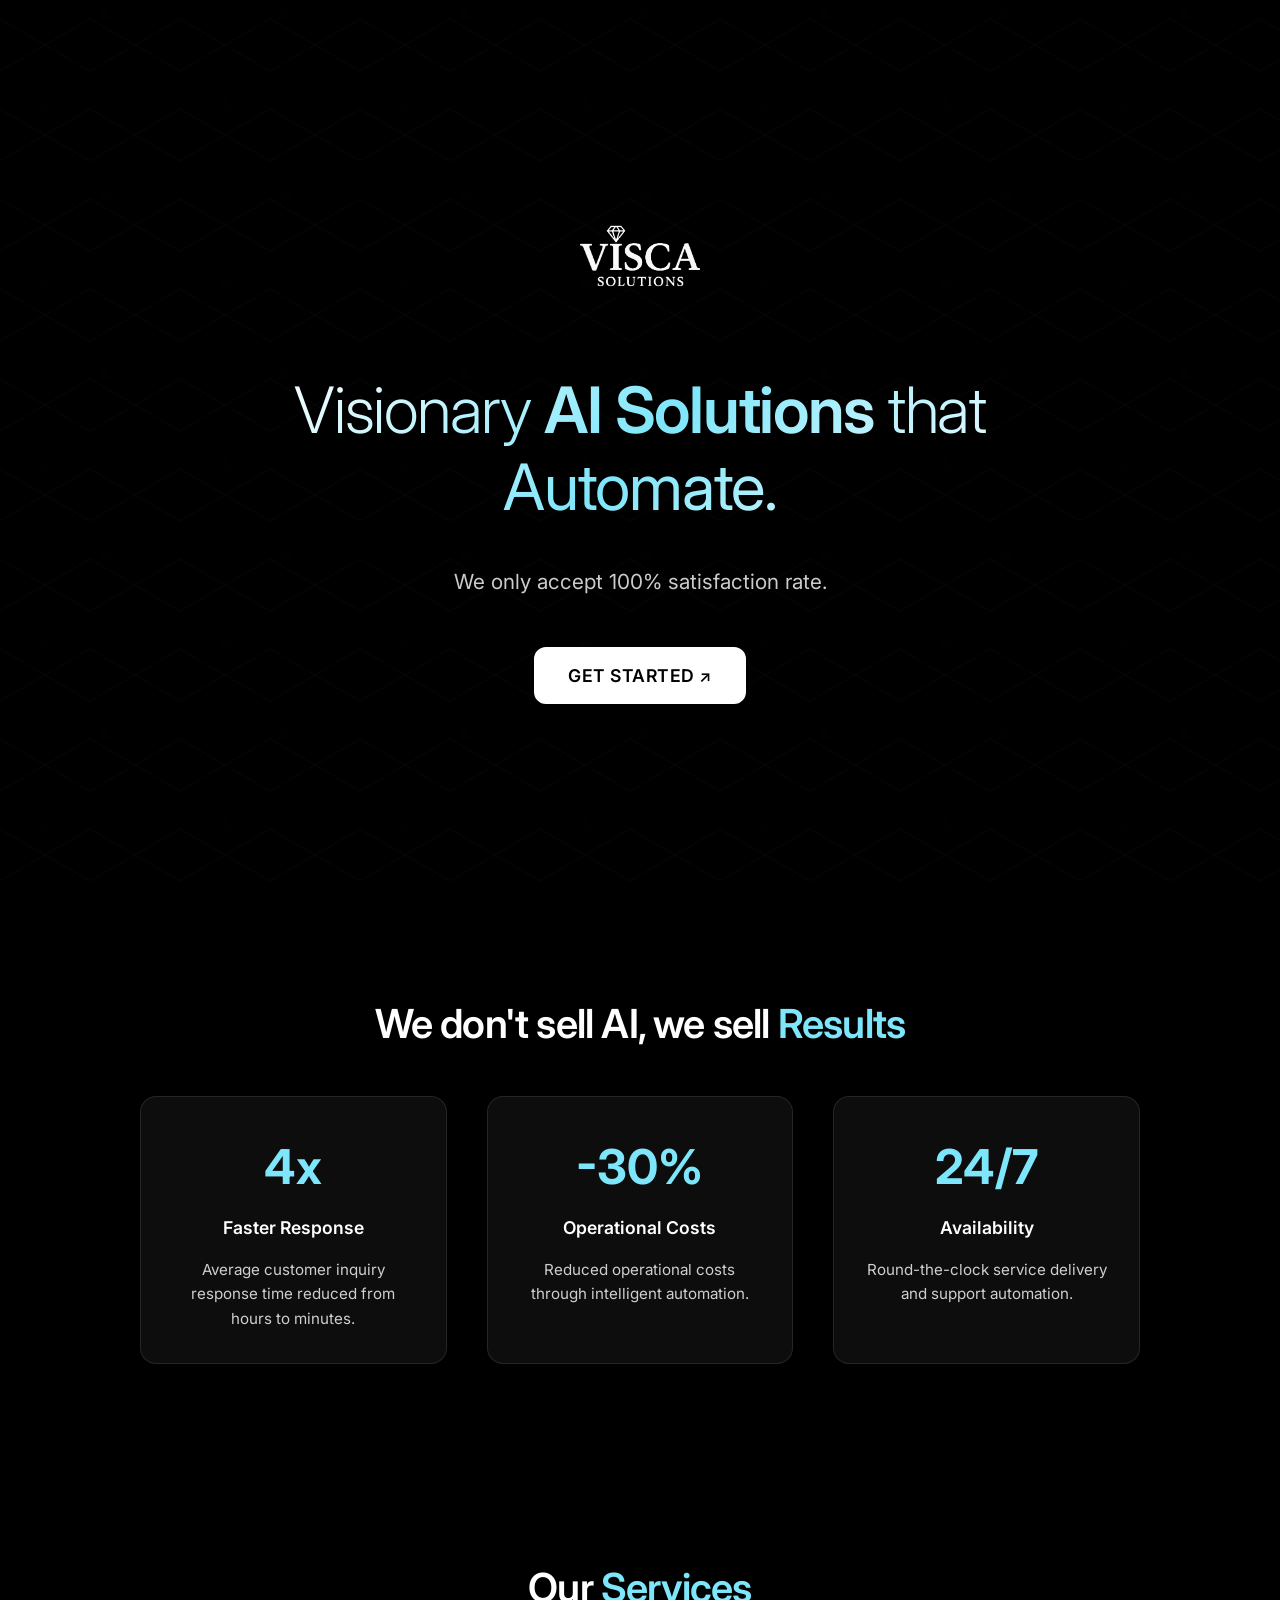
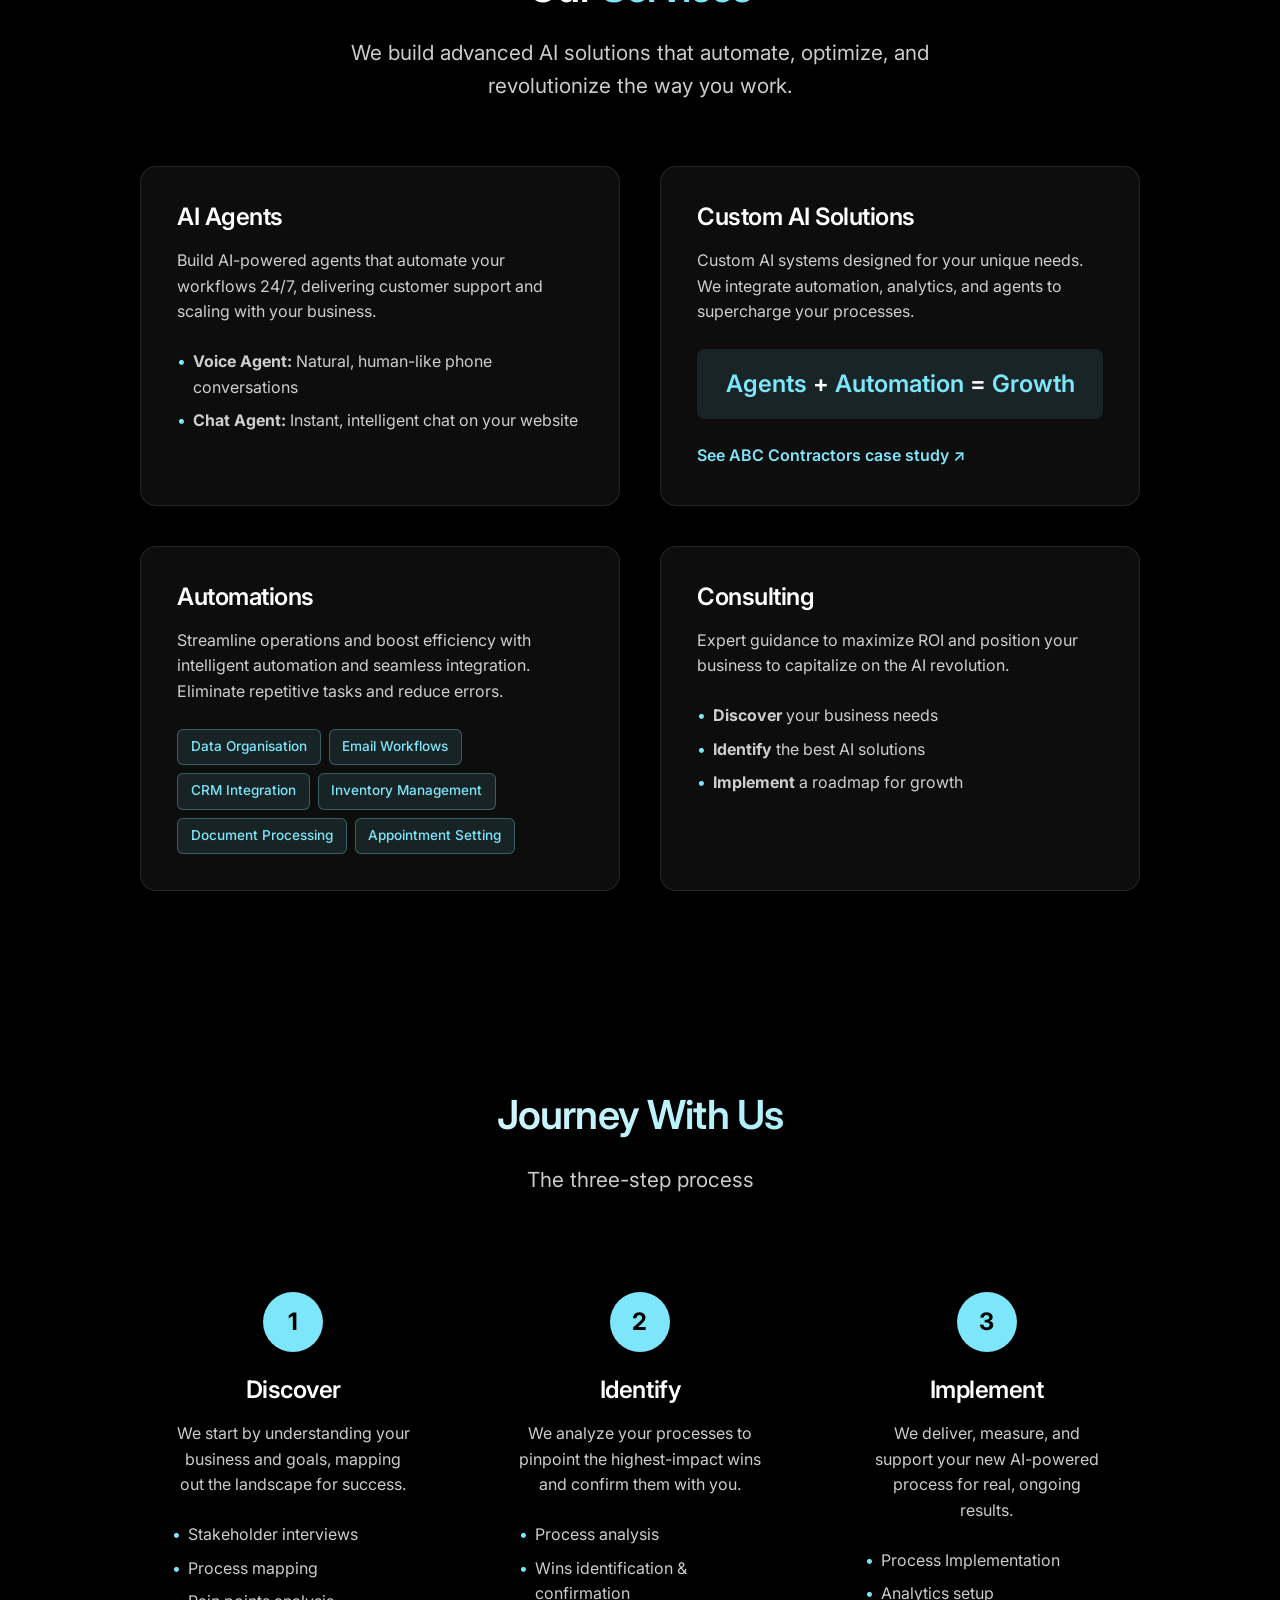
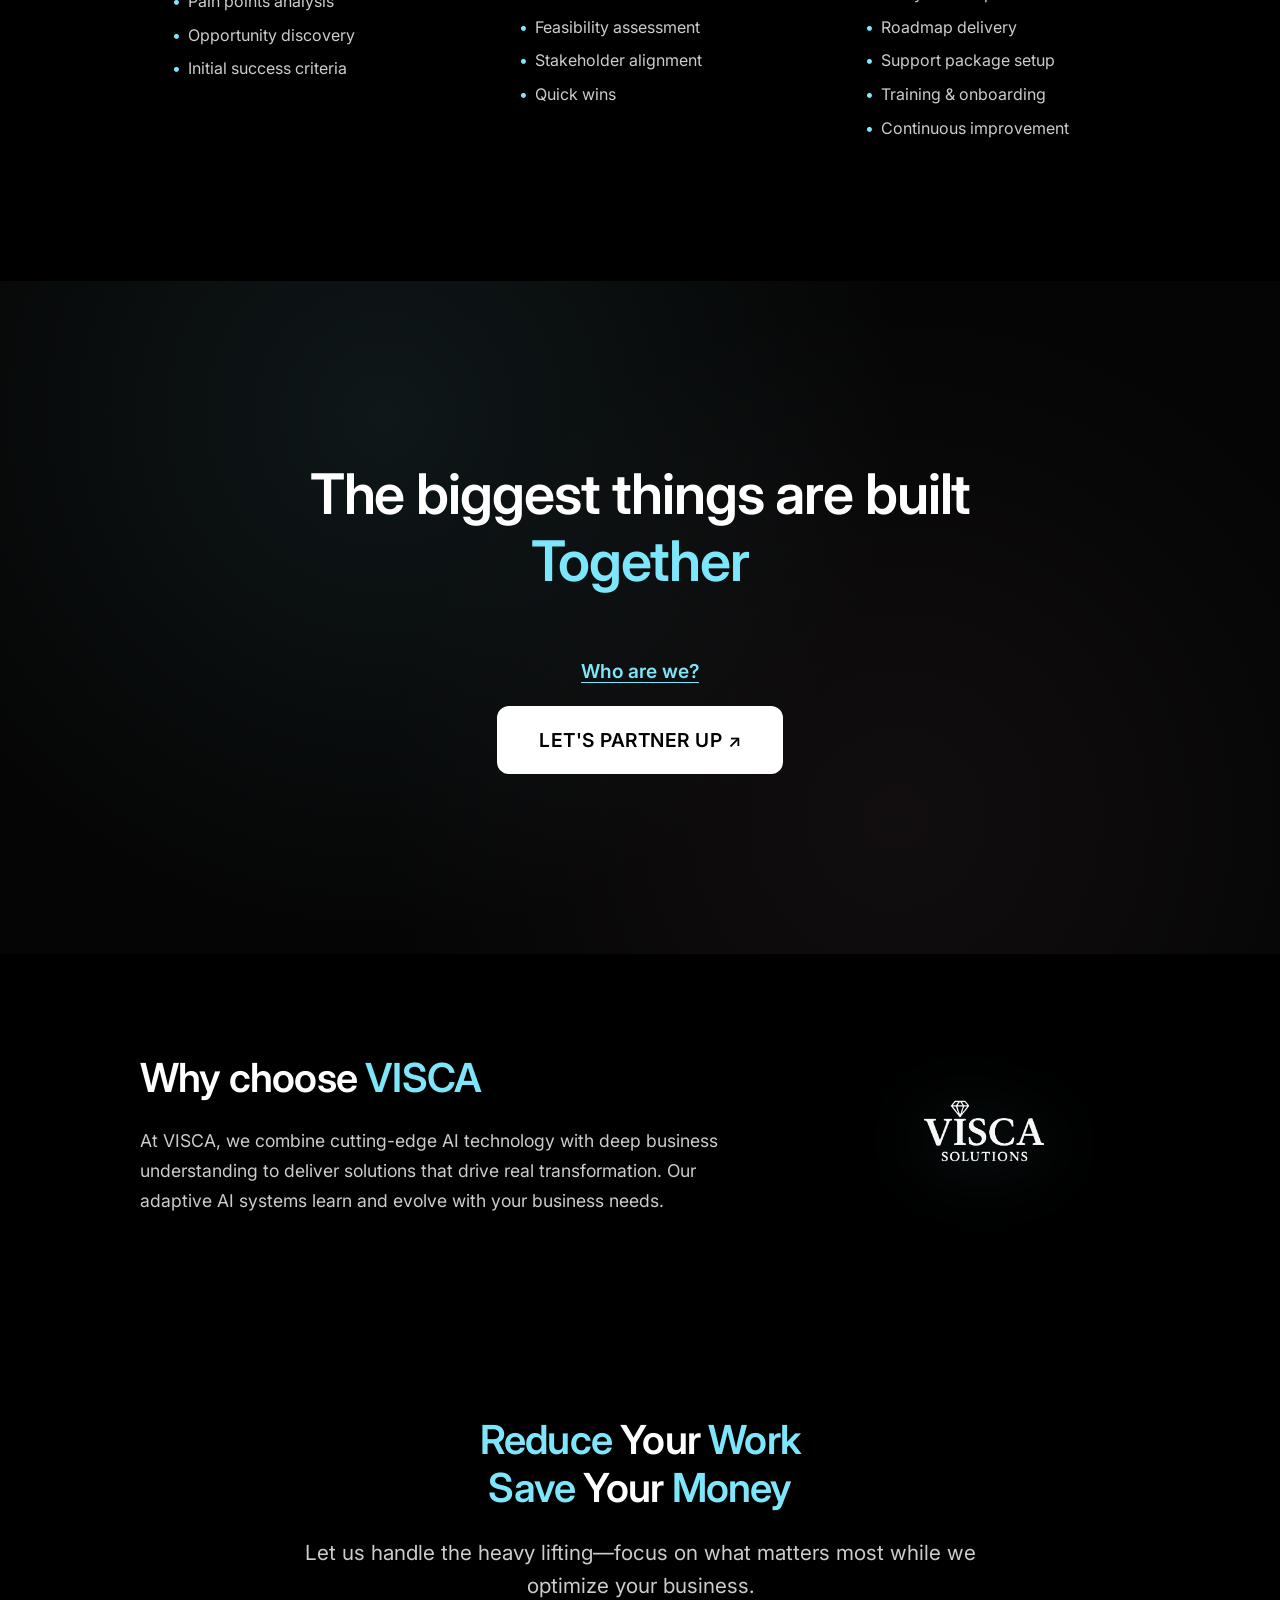
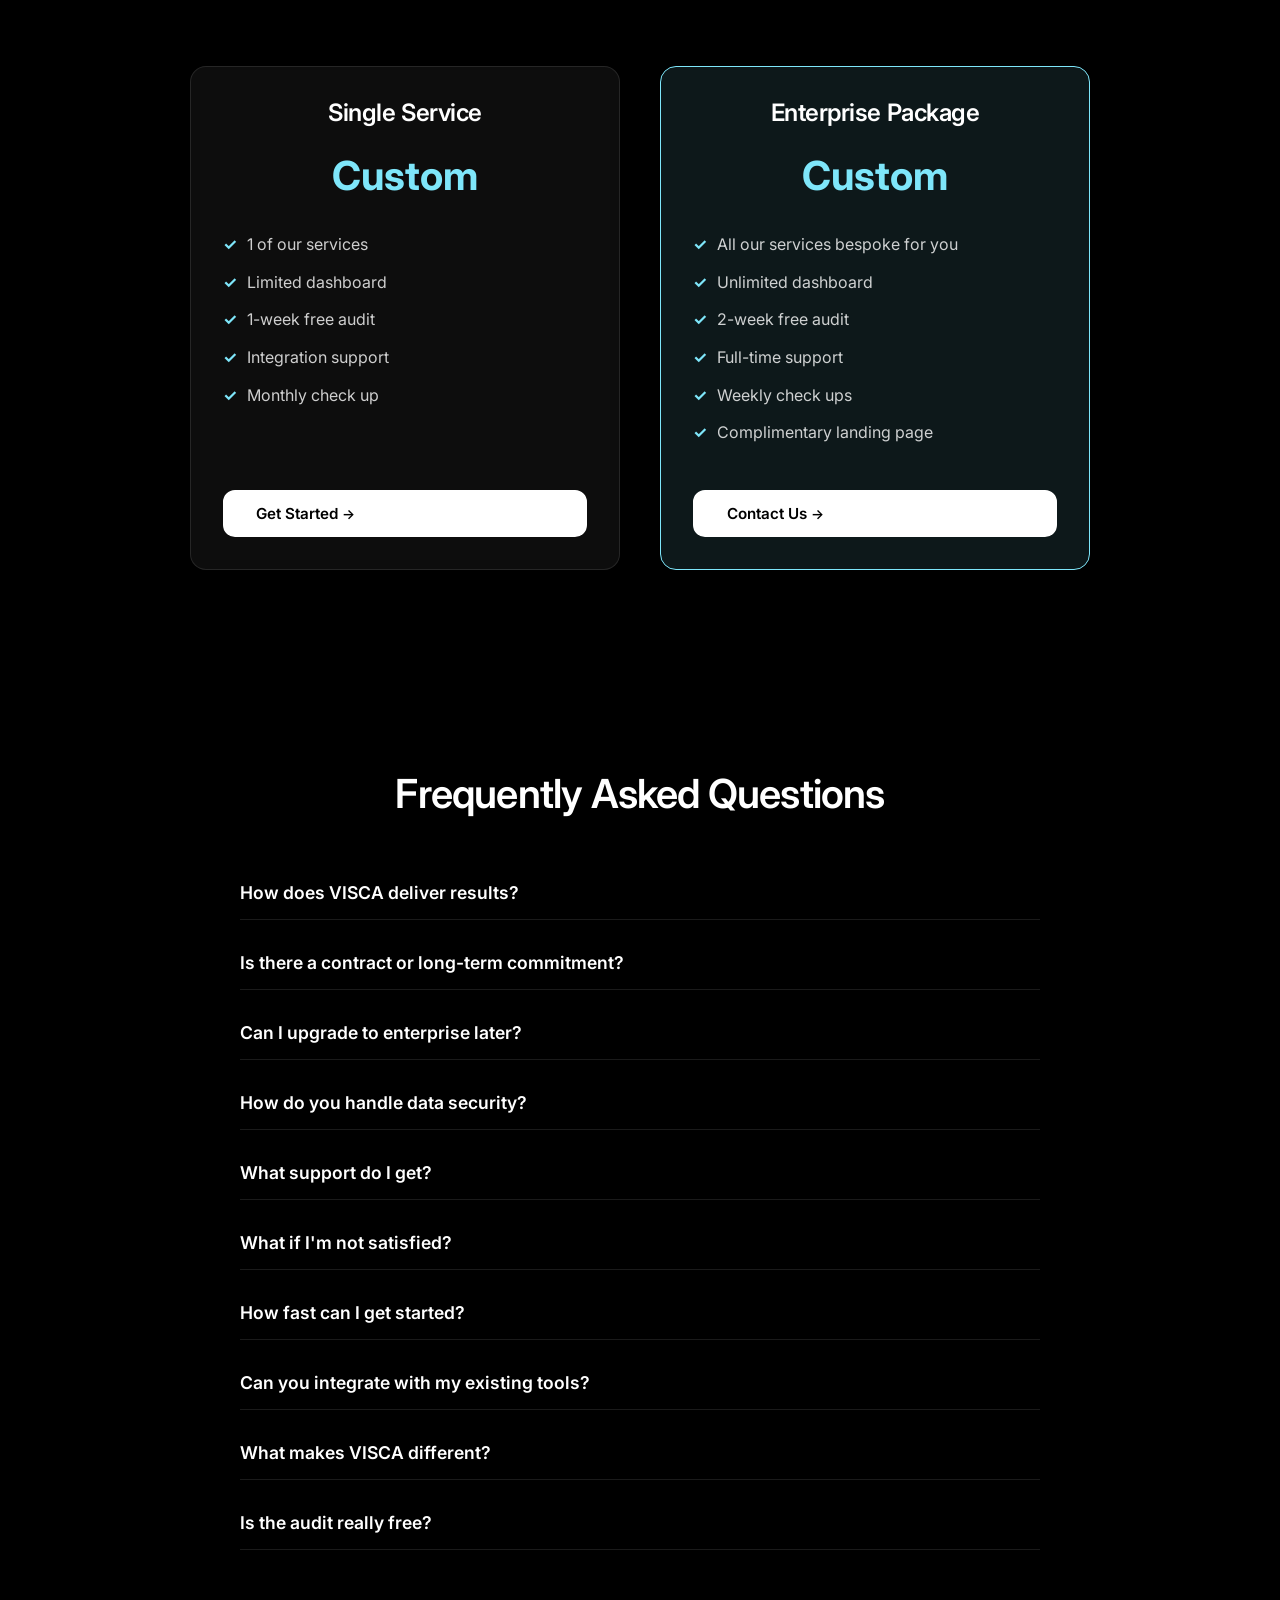
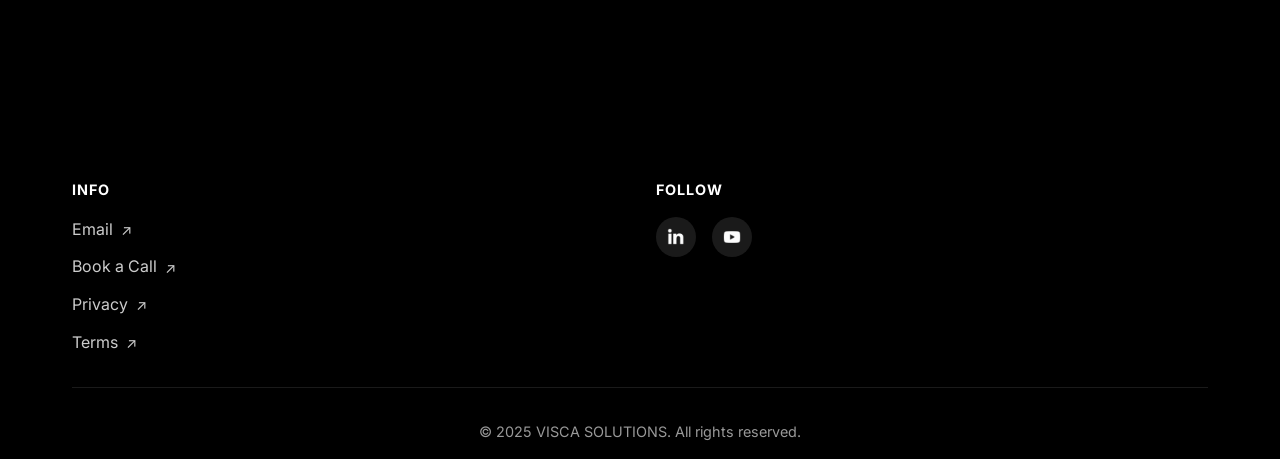
<file: index.html>
<!DOCTYPE html>
<html lang="en">
<head>
  <link href="https://fonts.googleapis.com/css2?family=Inter:wght@300;400;600;700&display=swap" rel="preload" as="style" onload="this.onload=null;this.rel='stylesheet'">
  <noscript><link href="https://fonts.googleapis.com/css2?family=Inter:wght@300;400;600;700&display=swap" rel="stylesheet"></noscript>
  <meta charset="UTF-8" />
  <meta name="viewport" content="width=device-width, initial-scale=1.0" />
  <title>VISCA - AI Solutions</title>
  <meta name="description" content="VISCA delivers AI solutions that automate, enhance, and scale your business. 4x faster response times, 30% cost reduction. Book your free audit today.">
  <meta name="keywords" content="AI solutions, business automation, AI agents, custom AI, AI consulting, automation, AI implementation">
  <meta name="author" content="VISCA Solutions">
  
  <!-- Open Graph / Facebook -->
  <meta property="og:type" content="website">
  <meta property="og:url" content="https://viscaai.com/">
  <meta property="og:title" content="VISCA - AI Solutions That Deliver Results">
  <meta property="og:description" content="Transform your business with AI. 4x faster response, 30% cost reduction. Free audit available.">
  <meta property="og:image" content="https://viscaai.com/images/visca_solutions_logo.webp">
  
  <!-- Twitter -->
  <meta property="twitter:card" content="summary_large_image">
  <meta property="twitter:url" content="https://viscaai.com/">
  <meta property="twitter:title" content="VISCA - AI Solutions That Deliver Results">
  <meta property="twitter:description" content="Transform your business with AI. 4x faster response, 30% cost reduction. Free audit available.">
  <meta property="twitter:image" content="https://viscaai.com/images/visca_solutions_logo.webp">
  
  <link rel="stylesheet" href="styles.css" />
  <link rel="icon" type="image/webp" href="images/white_icon.WebP" />
  
  <!-- Preload critical resources -->
  <link rel="preload" href="images/visca_solutions_logo.webp" as="image" type="image/webp">
  <link rel="preload" href="styles.css" as="style">
  <link rel="preload" href="scripts.js" as="script">
  
  <!-- Critical CSS for above-the-fold content -->
  <style>
    body{font-family:'Inter',sans-serif;background:#000;color:#fff;margin:0;padding:0;overflow-x:hidden}
    .hero{min-height:100vh;display:flex;align-items:center;justify-content:center;text-align:center;position:relative;padding:80px 0}
    .hero-content{max-width:800px;margin:0 auto;padding:0 20px}
    .logo-hero{margin-bottom:3rem}
    .logo-img{width:120px;height:120px;object-fit:contain;filter:drop-shadow(0 8px 32px rgba(126,230,250,0.4));transition:all 0.3s ease}
    .hero-title{font-size:clamp(2.5rem,5vw,4rem);font-weight:300;margin-bottom:2.5rem;line-height:1.2;background:linear-gradient(135deg,#ffffff 0%,#7ee6fa 50%,#ffffff 100%);-webkit-background-clip:text;-webkit-text-fill-color:transparent;background-clip:text}
    .highlight{color:#7ee6fa;font-weight:600}
    .btn-primary{background:#fff;color:#000;border:2px solid #fff;padding:16px 32px;font-size:1.1rem;font-weight:600;letter-spacing:0.5px;text-transform:uppercase;border-radius:12px;cursor:pointer;transition:all 0.3s ease}
  </style>
  
  <!-- Analytics Tracking (Replace with your actual tracking ID) -->
        <!-- Google Analytics -->
        <script async src="https://www.googletagmanager.com/gtag/js?id=G-EQS5TRGS5N"></script>
        <script>
          window.dataLayer = window.dataLayer || [];
          function gtag(){dataLayer.push(arguments);}
          gtag('js', new Date());
          gtag('config', 'G-EQS5TRGS5N', {
            page_title: 'VISCA - AI Solutions',
            page_location: window.location.href
          });
  </script>
  
  <!-- Custom Analytics Events -->
  <script>
    // Track CTA clicks
    function trackCTA(ctaType) {
      if (typeof gtag !== 'undefined') {
        gtag('event', 'cta_click', {
          'event_category': 'engagement',
          'event_label': ctaType,
          'value': 1
        });
      }
    }
    
    // Track page sections viewed
    function trackSectionView(sectionName) {
      if (typeof gtag !== 'undefined') {
        gtag('event', 'section_view', {
          'event_category': 'engagement',
          'event_label': sectionName,
          'value': 1
        });
      }
    }
  </script>
</head>
<body>
  <!-- Interactive Triangle Grid Background -->
  <div class="triangle-grid">
    <div class="triangle-container" id="floating-shapes"></div>
  </div>

  <!-- Main Content Wrapper -->
  <div class="site-content">
    <!-- Hero Section -->
    <section class="hero">
      <div class="hero-content">
        <div class="logo-hero">
          <img src="images/visca_solutions_logo.webp" alt="VISCA Logo" class="logo-img" loading="eager" width="120" height="120" />
        </div>
        <h1 class="hero-title">
          Visionary <span class="highlight">AI Solutions</span> that
          <span class="typing-text" id="typing-text">Automate.</span>
        </h1>
        <p class="hero-subtext">
          We only accept 100% satisfaction rate.
        </p>
        <button class="btn-primary open-cal">Get Started <span class="arrow">↗</span></button>
      </div>
    </section>

    <!-- Results Section -->
    <section class="impact-section">
      <div class="container">
        <h2>We don't sell AI, we sell <span class="highlight">Results</span></h2>
        <div class="impact-grid">
          <div class="impact-card">
            <div class="impact-value">4x</div>
            <div class="impact-label">Faster Response</div>
            <p>Average customer inquiry response time reduced from hours to minutes.</p>
          </div>
          <div class="impact-card">
            <div class="impact-value">-30%</div>
            <div class="impact-label">Operational Costs</div>
            <p>Reduced operational costs through intelligent automation.</p>
          </div>
          <div class="impact-card">
            <div class="impact-value">24/7</div>
            <div class="impact-label">Availability</div>
            <p>Round-the-clock service delivery and support automation.</p>
          </div>
        </div>
      </div>
    </section>

    <!-- Services Section -->
    <section class="services-section">
      <div class="container">
        <h2>Our <span class="highlight">Services</span></h2>
        <p class="section-subtitle">We build advanced AI solutions that automate, optimize, and revolutionize the way you work.</p>
        
        <div class="services-grid">
          <div class="service-card">
            <h3>AI Agents</h3>
            <p>Build AI-powered agents that automate your workflows 24/7, delivering customer support and scaling with your business.</p>
            <ul>
              <li><strong>Voice Agent:</strong> Natural, human-like phone conversations</li>
              <li><strong>Chat Agent:</strong> Instant, intelligent chat on your website</li>
            </ul>
          </div>
          
          <div class="service-card">
            <h3>Custom AI Solutions</h3>
            <p>Custom AI systems designed for your unique needs. We integrate automation, analytics, and agents to supercharge your processes.</p>
            <div class="equation">
              <span class="highlight">Agents</span> + <span class="highlight">Automation</span> = <span class="highlight">Growth</span>
            </div>
            <a href="abc-contractors.html" class="case-study-link">See ABC Contractors case study ↗</a>
          </div>
          
          <div class="service-card">
            <h3>Automations</h3>
            <p>Streamline operations and boost efficiency with intelligent automation and seamless integration. Eliminate repetitive tasks and reduce errors.</p>
            <div class="automation-tags">
              <span>Data Organisation </span>
              <span>Email Workflows </span>
              <span>CRM Integration </span>
              <span>Inventory Management </span>
              <span>Document Processing </span>
              <span>Appointment Setting </span>
            </div>
          </div>
          
          <div class="service-card">
            <h3>Consulting</h3>
            <p>Expert guidance to maximize ROI and position your business to capitalize on the AI revolution.</p>
            <ul>
              <li><strong>Discover</strong> your business needs</li>
              <li><strong>Identify</strong> the best AI solutions</li>
              <li><strong>Implement</strong> a roadmap for growth</li>
            </ul>
          </div>
        </div>
      </div>
    </section>

    <!-- Process Section -->
    <section class="process-section">
      <div class="container">
        <h2>Journey With Us</h2>
        <p class="section-subtitle">The three-step process</p>
        
        <div class="process-steps">
          <div class="process-step">
            <div class="step-number">1</div>
            <h3>Discover</h3>
            <p>We start by understanding your business and goals, mapping out the landscape for success.</p>
            <ul>
              <li>Stakeholder interviews</li>
              <li>Process mapping</li>
              <li>Pain points analysis</li>
              <li>Opportunity discovery</li>
              <li>Initial success criteria</li>
            </ul>
          </div>
          
          <div class="process-step">
            <div class="step-number">2</div>
            <h3>Identify</h3>
            <p>We analyze your processes to pinpoint the highest-impact wins and confirm them with you.</p>
            <ul>
              <li>Process analysis</li>
              <li>Wins identification & confirmation</li>
              <li>Feasibility assessment</li>
              <li>Stakeholder alignment</li>
              <li>Quick wins</li>
            </ul>
          </div>
          
          <div class="process-step">
            <div class="step-number">3</div>
            <h3>Implement</h3>
            <p>We deliver, measure, and support your new AI-powered process for real, ongoing results.</p>
            <ul>
              <li>Process Implementation</li>
              <li>Analytics setup</li>
              <li>Roadmap delivery</li>
              <li>Support package setup</li>
              <li>Training & onboarding</li>
              <li>Continuous improvement</li>
            </ul>
          </div>
        </div>
      </div>
    </section>

    <!-- Team Section -->
    <section class="team-section">
      <div class="container">
        <h2>The biggest things are built <span class="highlight">Together</span></h2>
        <a href="who.html" class="who-link">Who are we?</a>
        <button class="btn-primary open-cal">Let's Partner Up <span class="arrow">↗</span></button>
      </div>
    </section>

    <!-- Why Choose Section -->
    <section class="why-choose-section">
      <div class="container">
        <div class="why-content">
          <div class="why-text">
            <h2>Why choose <span class="highlight">VISCA</span></h2>
            <p>At VISCA, we combine cutting-edge AI technology with deep business understanding to deliver solutions that drive real transformation. Our adaptive AI systems learn and evolve with your business needs.</p>
          </div>
          <div class="why-logo">
            <img src="images/visca_solutions_logo.webp" alt="VISCA Logo" class="logo-img" loading="lazy" width="120" height="120" />
          </div>
        </div>
      </div>
    </section>

    <!-- Pricing Section -->
    <section class="pricing-section">
      <div class="container">
        <h2><span class="highlight">Reduce</span> Your <span class="highlight">Work</span><br><span class="highlight">Save</span> Your <span class="highlight">Money</span></h2>
        <p class="section-subtitle">Let us handle the heavy lifting—focus on what matters most while we optimize your business.</p>
        
        <div class="pricing-cards">
          <div class="pricing-card">
            <h3>Single Service</h3>
            <div class="price">Custom</div>
            <ul>
              <li>1 of our services</li>
              <li>Limited dashboard</li>
              <li>1-week free audit</li>
              <li>Integration support</li>
              <li>Monthly check up</li>
            </ul>
            <button class="btn-primary open-cal"><span>Get Started</span> <span class="arrow">→</span></button>
          </div>
          
          <div class="pricing-card featured">
            <h3>Enterprise Package</h3>
            <div class="price">Custom</div>
            <ul>
              <li>All our services bespoke for you</li>
              <li>Unlimited dashboard</li>
              <li>2-week free audit</li>
              <li>Full-time support</li>
              <li>Weekly check ups</li>
              <li>Complimentary landing page</li>
            </ul>
            <button class="btn-primary open-cal"><span>Contact Us</span> <span class="arrow">→</span></button>
          </div>
        </div>
      </div>
    </section>

    <!-- FAQ Section -->
    <section class="faq-section">
      <div class="container">
        <h2>Frequently Asked Questions</h2>
        <div class="faq-list">
          <div class="faq-item">
            <button class="faq-question">How does VISCA deliver results?</button>
            <div class="faq-answer">We combine AI expertise with business insight to create measurable impact for every client.</div>
          </div>
          <div class="faq-item">
            <button class="faq-question">Is there a contract or long-term commitment?</button>
            <div class="faq-answer">No long-term contract is required. We offer flexible terms to suit your business.</div>
          </div>
          <div class="faq-item">
            <button class="faq-question">Can I upgrade to enterprise later?</button>
            <div class="faq-answer">Yes, you can upgrade at any time as your needs grow.</div>
          </div>
          <div class="faq-item">
            <button class="faq-question">How do you handle data security?</button>
            <div class="faq-answer">We use industry best practices to keep your data safe and secure. Part of our 100% satisfaction guarantee is that your data will never be shared without your permission.</div>
          </div>
          <div class="faq-item">
            <button class="faq-question">What support do I get?</button>
            <div class="faq-answer">All plans include support. Enterprise gets full-time, single service gets monthly check-ins.</div>
          </div>
          <div class="faq-item">
            <button class="faq-question">What if I'm not satisfied?</button>
            <div class="faq-answer">We guarantee satisfaction. If you're not happy, we'll make it right. We offer a 100% moneyback guarantee if you're not 100% satisfied.</div>
          </div>
          <div class="faq-item">
            <button class="faq-question">How fast can I get started?</button>
            <div class="faq-answer">Most projects start within a week of sign-up.</div>
          </div>
          <div class="faq-item">
            <button class="faq-question">Can you integrate with my existing tools?</button>
            <div class="faq-answer">Yes, we specialize in seamless integrations with your current systems.</div>
          </div>
          <div class="faq-item">
            <button class="faq-question">What makes VISCA different?</button>
            <div class="faq-answer">We focus on real results, not just technology. Our solutions are tailored and measurable.</div>
          </div>
          <div class="faq-item">
            <button class="faq-question">Is the audit really free?</button>
            <div class="faq-answer">Yes, our initial audit is 100% free with no obligation to work with us after.</div>
          </div>
        </div>
      </div>
    </section>

    <!-- Footer -->
    <footer class="footer">
      <div class="container">
        <div class="footer-content">
          <div class="footer-left">
            <p class="footer-title">INFO</p>
            <div class="footer-links">
              <a href="mailto:james@viscaai.com?subject=Contact%20Request&body=Hi">Email <span class="arrow">↗</span></a>
              <a href="https://calendly.com/jamesraviporter/30min" target="_blank">Book a Call <span class="arrow">↗</span></a>
              <a href="privacy/privacy.html" target="_blank">Privacy <span class="arrow">↗</span></a>
              <a href="privacy/terms.html" target="_blank">Terms <span class="arrow">↗</span></a>
            </div>
          </div>
          
          <div class="footer-right">
            <p class="footer-title">FOLLOW</p>
            <div class="social-icons">
              <a href="https://www.linkedin.com/in/james-porter-467164334/" target="_blank">
                <img src="images/linkedin.webp" alt="LinkedIn" width="24" height="24" loading="lazy" />
              </a>
              <a href="https://www.youtube.com/@viscaai" target="_blank">
                <img src="images/youtube.webp" alt="YouTube" width="24" height="24" loading="lazy" />
              </a>
            </div>
          </div>
        </div>
        
        <div class="footer-bottom">
          <p>© 2025 VISCA SOLUTIONS. All rights reserved.</p>
        </div>
      </div>
    </footer>
  </div>

  <script src="scripts.js"></script>

</body>
</html>
</file>
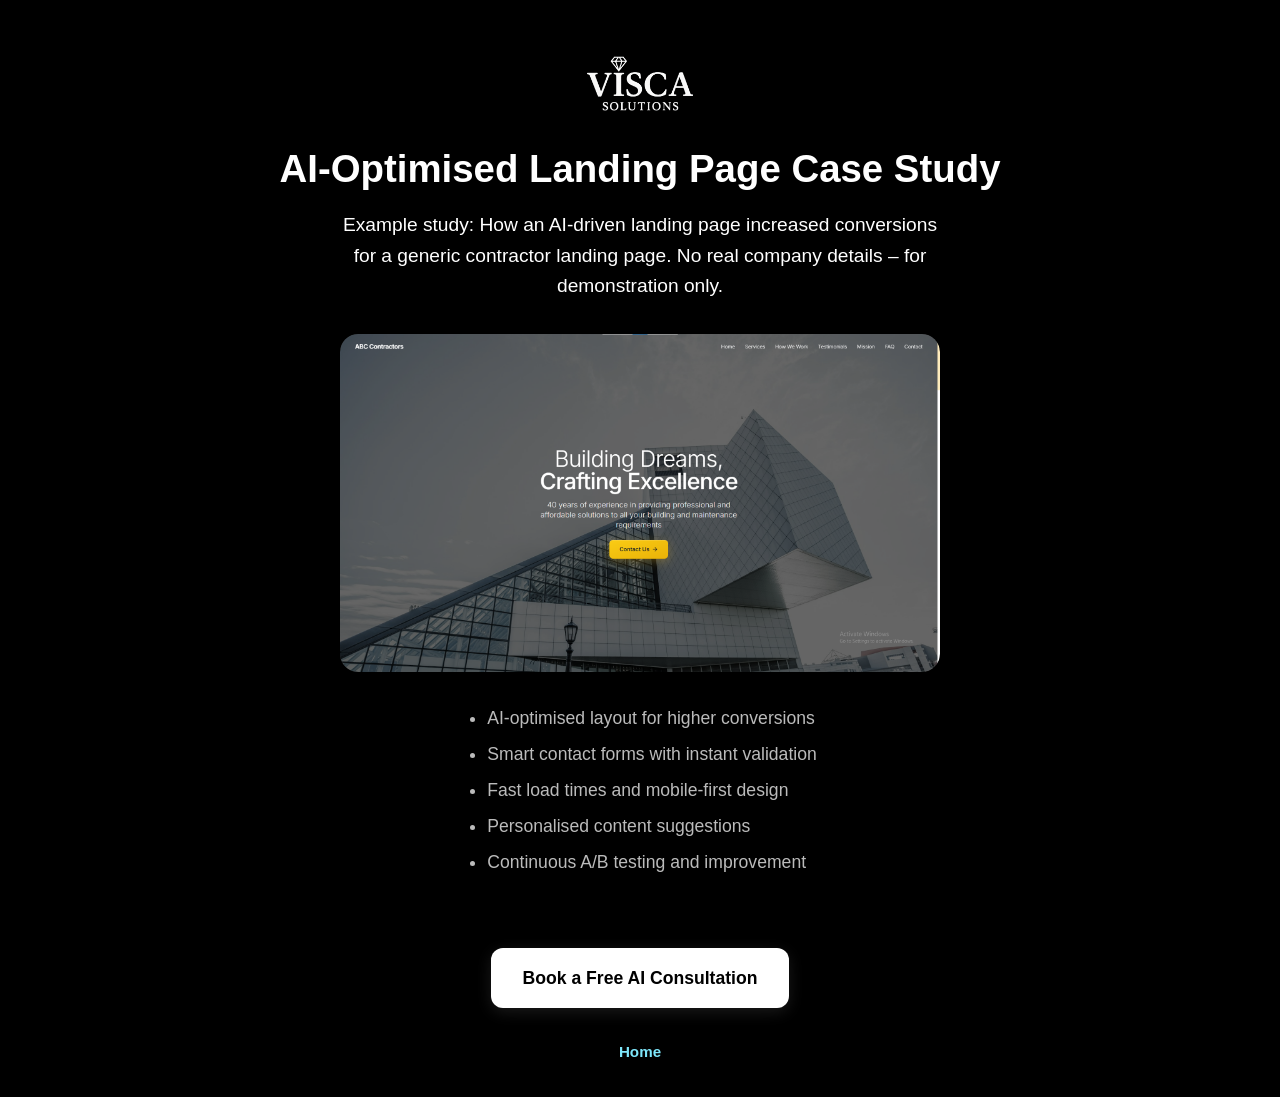
<file: abc-contractors.html>
<!DOCTYPE html>
<html lang="en">
<head>
  <meta charset="UTF-8" />
  <meta name="viewport" content="width=device-width, initial-scale=1.0" />
  <title>ABC Contractors – AI-Optimised Landing Page Case Study</title>
  <meta name="description" content="See how VISCA's AI-optimized landing page increased conversions for ABC Contractors. AI-driven design, smart forms, and continuous optimization.">
  <meta name="keywords" content="AI landing page, conversion optimization, AI case study, landing page design, AI automation">
  <meta name="author" content="VISCA Solutions">
  
        <!-- Open Graph / Facebook -->
        <meta property="og:type" content="article">
        <meta property="og:url" content="https://viscaai.com/case-study/abc-contractors">
        <meta property="og:title" content="ABC Contractors - AI Landing Page Case Study">
        <meta property="og:description" content="See how AI-optimized landing pages increase conversions. Real results from VISCA's AI solutions.">
        <meta property="og:image" content="https://viscaai.com/images/ABC.png">
  
  <link rel="stylesheet" href="styles.css" />
  <link rel="icon" type="image/webp" href="images/white_icon.WebP" />
  <style>
    body { background:#000; color:#fff; min-height:100vh; margin:0; padding: 2rem 1rem; }
    .case-wrap { 
      display:flex; 
      flex-direction:column; 
      align-items:center; 
      justify-content:center; 
      min-height:100vh; 
      max-width: 800px;
      margin: 0 auto;
    }
    .case-title { 
      font-weight:700; 
      font-size:clamp(1.8rem, 4vw, 2.4rem); 
      margin:2rem 0 1rem 0; 
      text-align:center; 
      line-height: 1.3;
    }
    .case-desc { 
      color:var(--text-primary,#bbb); 
      font-size:clamp(1rem, 2.5vw, 1.2rem); 
      text-align:center; 
      margin-bottom:2rem; 
      max-width:600px; 
      line-height: 1.6;
    }
    .case-img-placeholder {
      margin: 0 auto 2rem auto;
      width: 100%;
      max-width: 600px;
      height: auto;
      aspect-ratio: 16/9;
      background: #222;
      color: #bbb;
      display: flex;
      align-items: center;
      justify-content: center;
      font-size: 1.5rem;
      border-radius: 18px;
      overflow: hidden;
      text-align: center;
    }
    .case-features { 
      color:#bbb; 
      font-size:clamp(1rem, 2.5vw, 1.1rem); 
      margin-bottom:2.5rem; 
      max-width: 500px;
      text-align: left;
    }
    .case-features ul { 
      padding-left:1.5rem; 
      line-height: 1.6;
    }
    .case-features li {
      margin-bottom: 0.5rem;
    }
    .case-cta {
      margin: 1.5rem auto 1rem auto;
      padding: 1rem 2rem;
      background: #fff;
      color: #000;
      border-radius: 12px;
      font-weight:600;
      font-size:1.1rem;
      text-align:center;
      text-decoration:none;
      display:inline-block;
      transition: all 0.3s ease;
      box-shadow: 0 4px 15px rgba(255, 255, 255, 0.1);
    }
    .case-cta:hover { 
      background:#eee; 
      transform: translateY(-2px);
      box-shadow: 0 6px 20px rgba(255, 255, 255, 0.2);
    }
    .case-study-link {
      color: var(--opal-blue, #7ee6fa);
      text-decoration: none;
      font-size: 0.95rem;
      margin-top: 1rem;
      transition: color 0.3s ease;
    }
    .case-study-link:hover {
      color: #fff;
    }
    @media (max-width:768px) { 
      body { padding: 1rem 0.5rem; }
      .case-wrap { min-height: auto; padding: 2rem 0; }
      .case-features { text-align: center; }
    }
  </style>
</head>
<body>
  <div class="case-wrap">
    <div style="width:100%;display:flex;justify-content:center;margin-top:24px;margin-bottom:0;">
      <a href="index.html" style="display:inline-block;"><img src="images/visca_solutions_logo.webp" alt="VISCA Logo" style="height:56px;width:auto;display:block;"></a>
    </div>
    <div class="case-title">AI-Optimised Landing Page Case Study</div>
    <div class="case-desc">
      Example study: How an AI-driven landing page increased conversions for a generic contractor landing page. No real company details – for demonstration only.
    </div>
    <div class="case-img-placeholder">
      <img src="images/ABC.png" alt="ABC Contractors Landing Page" style="width:100%;height:100%;object-fit:cover;border-radius:inherit;">
    </div>
    <div class="case-features">
      <ul>
        <li>AI-optimised layout for higher conversions</li>
        <li>Smart contact forms with instant validation</li>
        <li>Fast load times and mobile-first design</li>
        <li>Personalised content suggestions</li>
        <li>Continuous A/B testing and improvement</li>
      </ul>
    </div>
    <a class="case-cta" href="https://calendly.com/jamesraviporter/30min" target="_blank" rel="noopener">Book a Free AI Consultation</a>
    <a href="index.html#services-board" class="case-study-link">Home</a>
  </div>
</body>
</html>
</file>
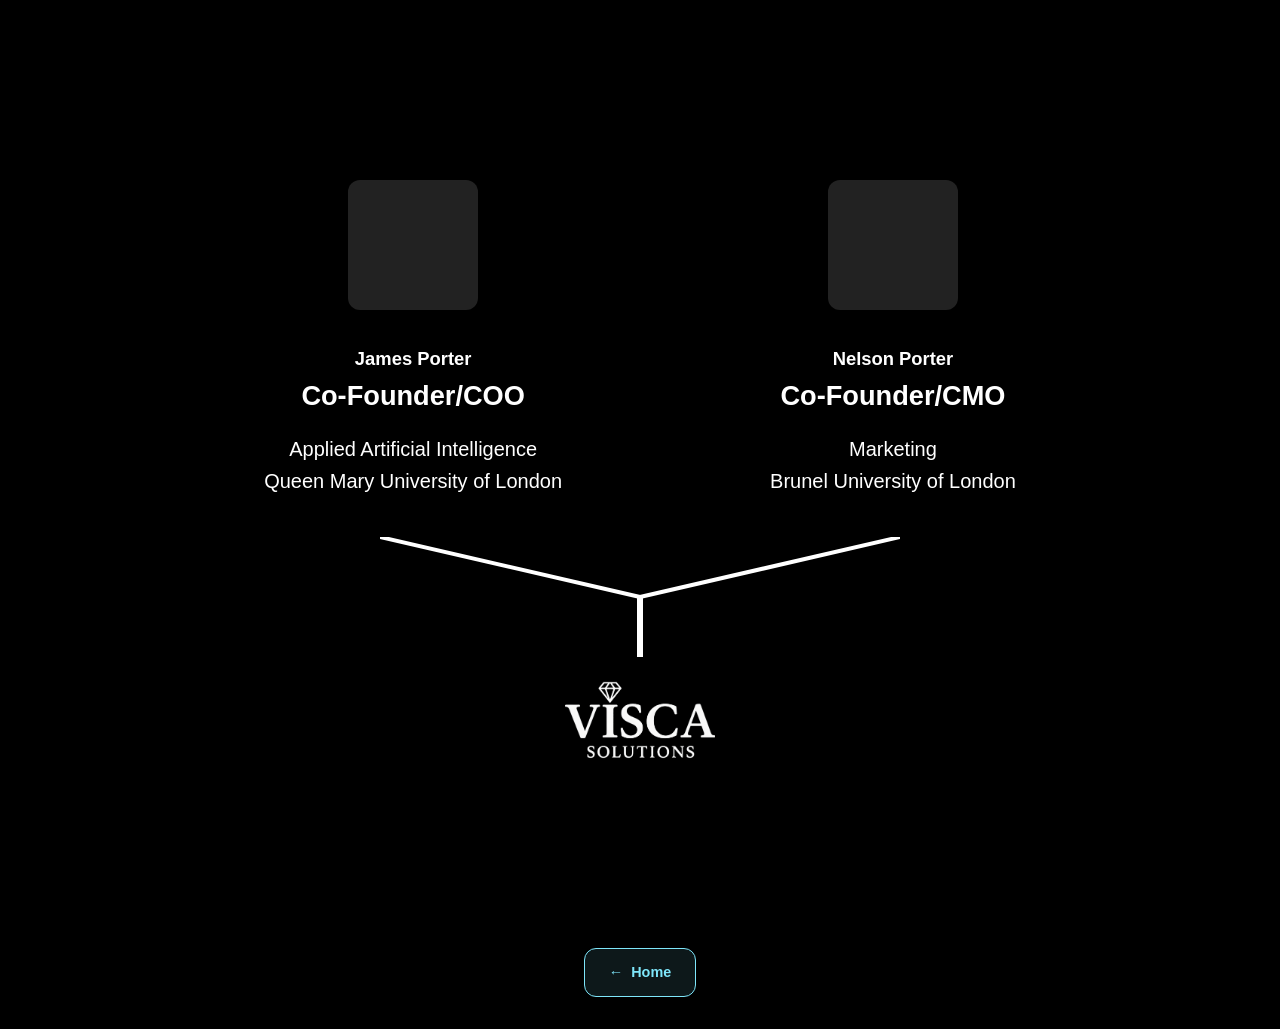
<file: who.html>
<!DOCTYPE html>
<html lang="en">
<head>
  <meta charset="UTF-8" />
  <meta name="viewport" content="width=device-width, initial-scale=1.0" />
  <title>Who are we? - VISCA Team</title>
  <meta name="description" content="Meet the VISCA team: James Porter (Co-Founder/COO) and Nelson Porter (Co-Founder/CMO). AI experts with backgrounds in Applied AI and Marketing.">
  <meta name="keywords" content="VISCA team, AI experts, James Porter, Nelson Porter, AI founders, AI leadership">
  <meta name="author" content="VISCA Solutions">
  
        <!-- Open Graph / Facebook -->
        <meta property="og:type" content="profile">
        <meta property="og:url" content="https://viscaai.com/who-are-we">
        <meta property="og:title" content="Meet the VISCA Team - AI Experts">
        <meta property="og:description" content="Meet James and Nelson Porter, the AI experts behind VISCA Solutions. Transforming businesses with cutting-edge AI technology.">
        <meta property="og:image" content="https://viscaai.com/images/visca_solutions_logo.webp">
  
  <link rel="stylesheet" href="styles.css" />
  <link rel="icon" type="image/webp" href="images/white_icon.WebP" />
  <style>
    body { background:#000; color:#fff; min-height:100vh; margin:0; }
    .org-wrap { display:flex; flex-direction:column; align-items:center; justify-content:center; min-height:100vh; }
    .org-row { display:flex; gap:96px; margin-bottom:0; }
    .org-card { border-radius:20px; padding:40px 56px; min-width:320px; display:flex; flex-direction:column; align-items:center; box-shadow:0 2px 16px #0000; background:none; }
    .org-img { width:130px; height:130px; background:#222; border-radius:12px; margin-bottom:24px; display:flex; align-items:center; justify-content:center; }
    .org-title { font-weight:600; margin-bottom:16px; font-size:1.7rem; text-align:center; }
    .org-desc { color:var(--text-primary,#bbb); font-size:1.25rem; text-align:center; line-height:1.6; white-space:pre-line; }
    .org-connector-wrap { width: 520px; max-width: 90vw; margin: 0 auto; display: flex; justify-content: center; align-items: flex-start; height: 120px; position: relative; }
    .org-connector-svg { width: 520px; height: 120px; display: block; }
    @media (max-width:900px) { .org-connector-svg { width: 90vw; } }
    .org-logo { margin-top:24px; display:flex; justify-content:center; }
    .org-logo img { width:150px; height:auto; background:none; border-radius:0; display:block; margin:0 auto; }
    .org-name { margin-top:10px; font-size:1.15rem; font-weight:700; color:var(--text-primary,#fff); text-align:center; }
    @media (max-width:900px) { .org-row { flex-direction:column; gap:48px; } .org-card { min-width:0; width:90vw; } }
    .home-button {
      position: relative;
      margin: 3rem auto 2rem auto;
      padding: 0.75rem 1.5rem;
      background: rgba(126, 230, 250, 0.1);
      border: 1px solid var(--opal-blue);
      border-radius: 12px;
      color: var(--opal-blue);
      text-decoration: none;
      font-weight: 600;
      font-size: 0.9rem;
      transition: all 0.3s ease;
      display: flex;
      align-items: center;
      gap: 0.5rem;
      width: fit-content;
    }
    .home-button:hover {
      background: var(--opal-blue);
      color: var(--black);
      transform: translateY(-2px);
      box-shadow: 0 8px 25px rgba(126, 230, 250, 0.3);
    }
    @media (max-width: 768px) {
      .home-button {
        margin: 2rem auto 1.5rem auto;
        padding: 0.6rem 1.2rem;
        font-size: 0.85rem;
      }
    }
  </style>
</head>
<body>
  <div class="org-wrap">
    <div class="org-row">
      <div class="org-card">
        <div class="org-img"></div>
        <div class="org-name">James Porter</div>
        <div class="org-title">Co-Founder/COO</div>
        <div class="org-desc">Applied Artificial Intelligence<br>Queen Mary University of London</div>
      </div>
      <div class="org-card">
        <div class="org-img"></div>
        <div class="org-name">Nelson Porter</div>
        <div class="org-title">Co-Founder/CMO</div>
        <div class="org-desc">Marketing<br>Brunel University of London</div>
      </div>
    </div>
    <div class="org-connector-wrap">
      <svg class="org-connector-svg" viewBox="0 0 520 120" fill="none" xmlns="http://www.w3.org/2000/svg">
        <line x1="0" y1="0" x2="260" y2="60" stroke="#fff" stroke-width="4" />
        <line x1="520" y1="0" x2="260" y2="60" stroke="#fff" stroke-width="4" />
        <line x1="260" y1="60" x2="260" y2="120" stroke="#fff" stroke-width="6" />
      </svg>
    </div>
    <div class="org-logo">
      <img src="images/visca_solutions_logo.webp" alt="VISCA Logo" />
    </div>
  </div>
  
  <a href="index.html" class="home-button">
    <span>←</span> Home
  </a>
</body>
</html>
</file>
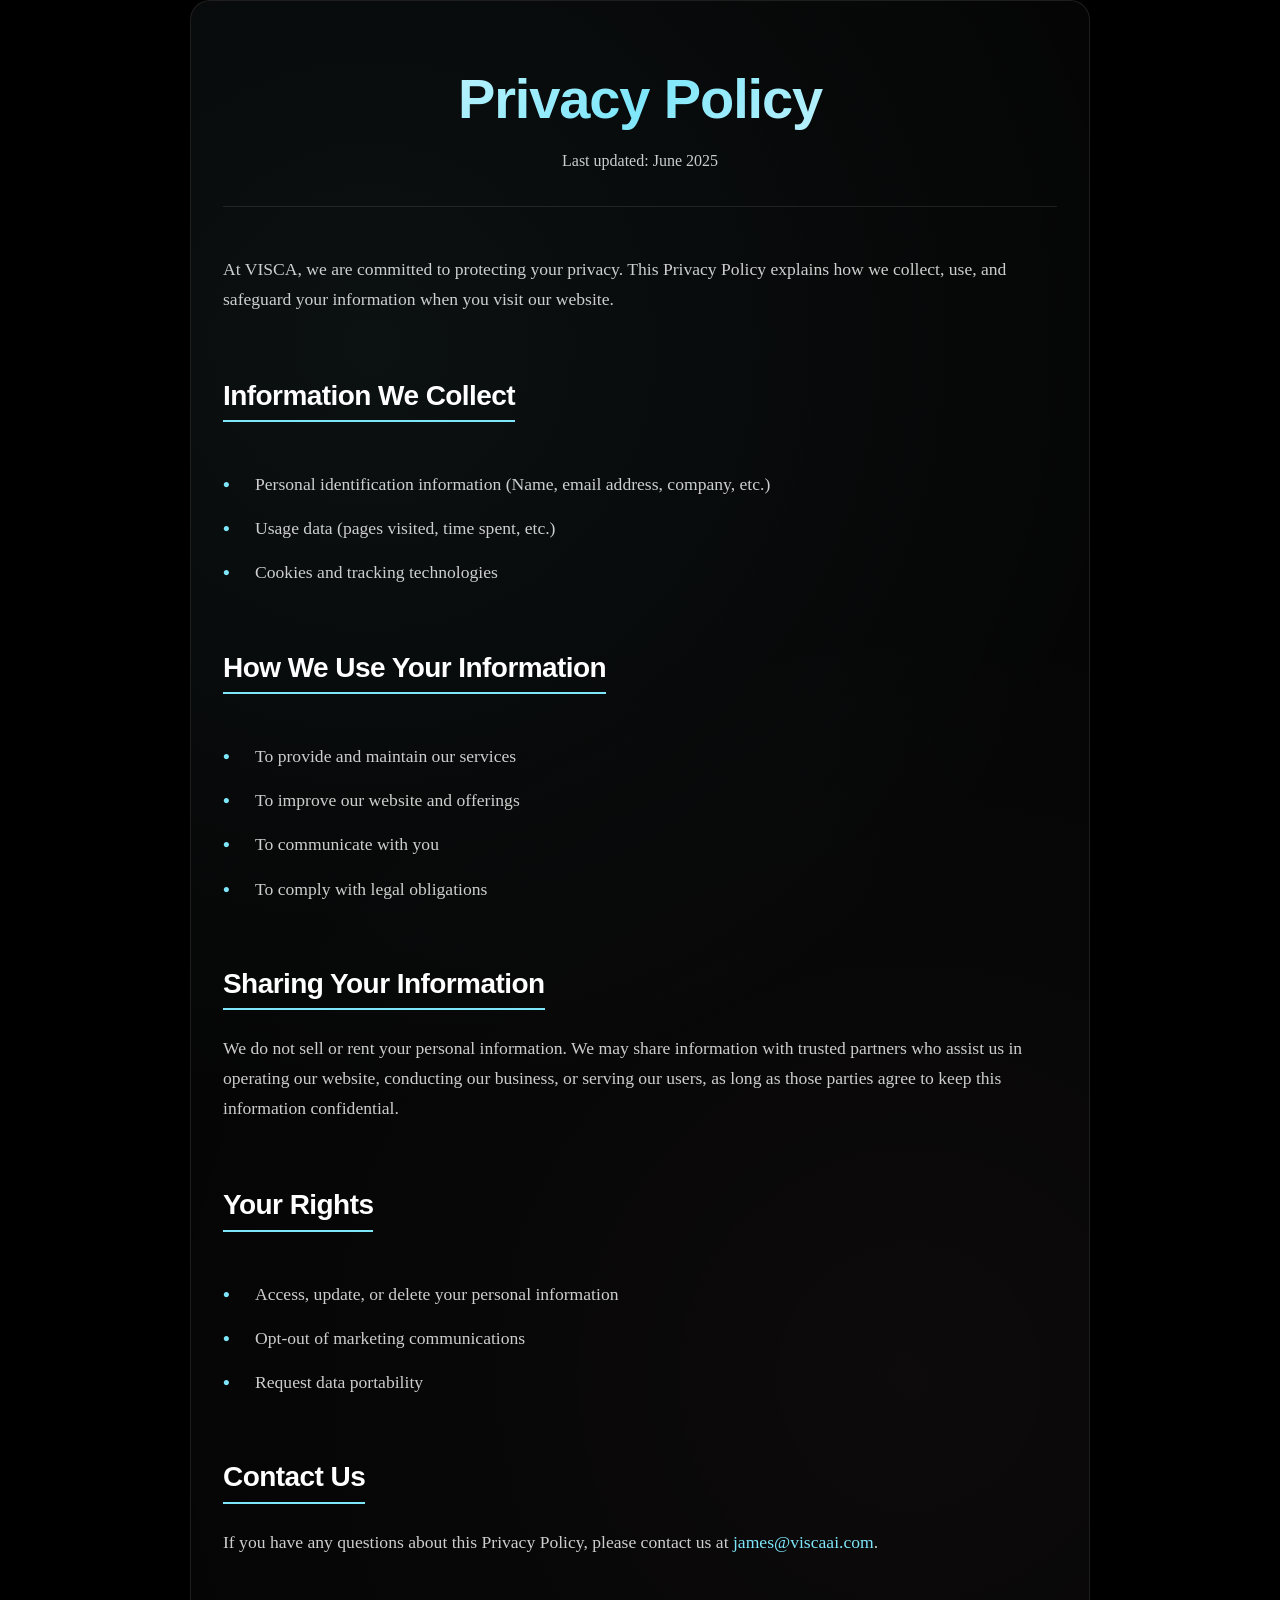
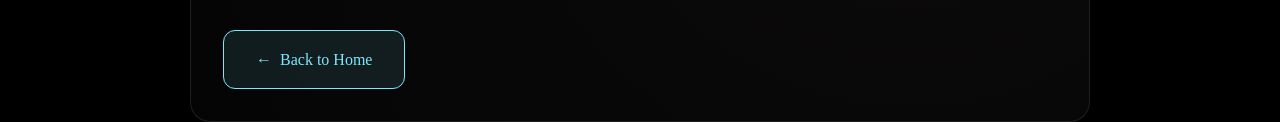
<file: privacy/privacy.html>
<!DOCTYPE html>
<html lang="en">
<head>
  <meta charset="UTF-8">
  <meta name="viewport" content="width=device-width, initial-scale=1.0">
  <title>Privacy Policy | VISCA</title>
  <meta name="description" content="VISCA Solutions Privacy Policy - How we collect, use, and protect your personal information.">
  <meta name="keywords" content="privacy policy, data protection, VISCA privacy">
  <meta name="author" content="VISCA Solutions">
  
  <!-- Open Graph / Facebook -->
  <meta property="og:type" content="website">
  <meta property="og:url" content="https://viscaai.com/privacy">
  <meta property="og:title" content="Privacy Policy | VISCA Solutions">
  <meta property="og:description" content="VISCA Solutions Privacy Policy - How we collect, use, and protect your personal information.">
  <meta property="og:image" content="https://viscaai.com/images/visca_solutions_logo.webp">
  
  <link rel="stylesheet" href="../styles.css">
  <style>
    body { 
      background: var(--black); 
      color: var(--white); 
      font-family: var(--font-primary);
      line-height: 1.6;
    }
    
    .policy-header {
      text-align: center;
      margin-bottom: 3rem;
      padding: 2rem 0;
      border-bottom: 1px solid var(--border-subtle);
    }
    
    .policy-header h1 {
      font-size: clamp(2.5rem, 5vw, 3.5rem);
      font-weight: 700;
      margin-bottom: 1rem;
      background: linear-gradient(135deg, #ffffff 0%, #7ee6fa 50%, #ffffff 100%);
      -webkit-background-clip: text;
      -webkit-text-fill-color: transparent;
      background-clip: text;
    }
    
    .policy-header .last-updated {
      color: var(--text-secondary);
      font-size: 1rem;
      font-weight: 500;
    }
    
    .policy-container { 
      max-width: 900px; 
      margin: 0 auto; 
      padding: 2rem;
      background: rgba(255, 255, 255, 0.02);
      border: 1px solid var(--border-subtle);
      border-radius: 20px;
      position: relative;
      overflow: hidden;
    }
    
    .policy-container::before {
      content: '';
      position: absolute;
      top: 0;
      left: 0;
      right: 0;
      bottom: 0;
      background: 
        radial-gradient(circle at 20% 20%, rgba(126, 230, 250, 0.05) 0%, transparent 50%),
        radial-gradient(circle at 80% 80%, rgba(255, 183, 213, 0.03) 0%, transparent 50%);
      pointer-events: none;
    }
    
    .policy-content {
      position: relative;
      z-index: 2;
    }
    
    .policy-content h2 {
      color: var(--white);
      font-size: 1.75rem;
      font-weight: 600;
      margin: 2.5rem 0 1.5rem 0;
      padding-bottom: 0.5rem;
      border-bottom: 2px solid var(--opal-blue);
      display: inline-block;
    }
    
    .policy-content h3 {
      color: var(--white);
      font-size: 1.25rem;
      font-weight: 600;
      margin: 2rem 0 1rem 0;
    }
    
    .policy-content p {
      color: var(--text-secondary);
      font-size: 1.1rem;
      margin-bottom: 1.5rem;
      line-height: 1.7;
    }
    
    .policy-content ul {
      margin: 1.5rem 0;
      padding-left: 0;
      list-style: none;
    }
    
    .policy-content li {
      color: var(--text-secondary);
      font-size: 1.1rem;
      margin-bottom: 1rem;
      padding-left: 2rem;
      position: relative;
      line-height: 1.6;
    }
    
    .policy-content li::before {
      content: "•";
      color: var(--opal-blue);
      position: absolute;
      left: 0;
      font-weight: 700;
      font-size: 1.2rem;
    }
    
    .policy-content a { 
      color: var(--opal-blue);
      text-decoration: none;
      font-weight: 500;
      transition: all 0.3s ease;
    }
    
    .policy-content a:hover {
      color: var(--white);
      text-decoration: underline;
      text-underline-offset: 4px;
    }
    
    .back-link {
      display: inline-flex;
      align-items: center;
      gap: 0.5rem;
      margin-top: 3rem;
      padding: 1rem 2rem;
      background: rgba(126, 230, 250, 0.1);
      border: 1px solid var(--opal-blue);
      border-radius: 12px;
      color: var(--opal-blue);
      text-decoration: none;
      font-weight: 600;
      transition: all 0.3s ease;
    }
    
    .back-link:hover {
      background: var(--opal-blue);
      color: var(--black);
      transform: translateY(-2px);
      box-shadow: 0 8px 25px rgba(126, 230, 250, 0.3);
    }
    
    @media (max-width: 768px) {
      .policy-container {
        margin: 1rem;
        padding: 1.5rem;
        border-radius: 16px;
      }
      
      .policy-header {
        margin-bottom: 2rem;
        padding: 1rem 0;
      }
      
      .policy-content h2 {
        font-size: 1.5rem;
        margin: 2rem 0 1rem 0;
      }
      
      .policy-content p,
      .policy-content li {
        font-size: 1rem;
      }
    }
  </style>
  <link rel="icon" type="image/webp" href="../images/white_icon.WebP" />
</head>
<body>
  <div class="policy-container">
    <div class="policy-header">
      <h1>Privacy Policy</h1>
      <p class="last-updated">Last updated: June 2025</p>
    </div>
    
    <div class="policy-content">
      <p>At VISCA, we are committed to protecting your privacy. This Privacy Policy explains how we collect, use, and safeguard your information when you visit our website.</p>
      
      <h2>Information We Collect</h2>
      <ul>
        <li>Personal identification information (Name, email address, company, etc.)</li>
        <li>Usage data (pages visited, time spent, etc.)</li>
        <li>Cookies and tracking technologies</li>
      </ul>
      
      <h2>How We Use Your Information</h2>
      <ul>
        <li>To provide and maintain our services</li>
        <li>To improve our website and offerings</li>
        <li>To communicate with you</li>
        <li>To comply with legal obligations</li>
      </ul>
      
      <h2>Sharing Your Information</h2>
      <p>We do not sell or rent your personal information. We may share information with trusted partners who assist us in operating our website, conducting our business, or serving our users, as long as those parties agree to keep this information confidential.</p>
      
      <h2>Your Rights</h2>
      <ul>
        <li>Access, update, or delete your personal information</li>
        <li>Opt-out of marketing communications</li>
        <li>Request data portability</li>
      </ul>
      
      <h2>Contact Us</h2>
      <p>If you have any questions about this Privacy Policy, please contact us at <a href="mailto:james@viscaai.com">james@viscaai.com</a>.</p>
      
      <a href="../index.html" class="back-link">
        <span>←</span> Back to Home
      </a>
    </div>
  </div>
</body>
</html>
</file>
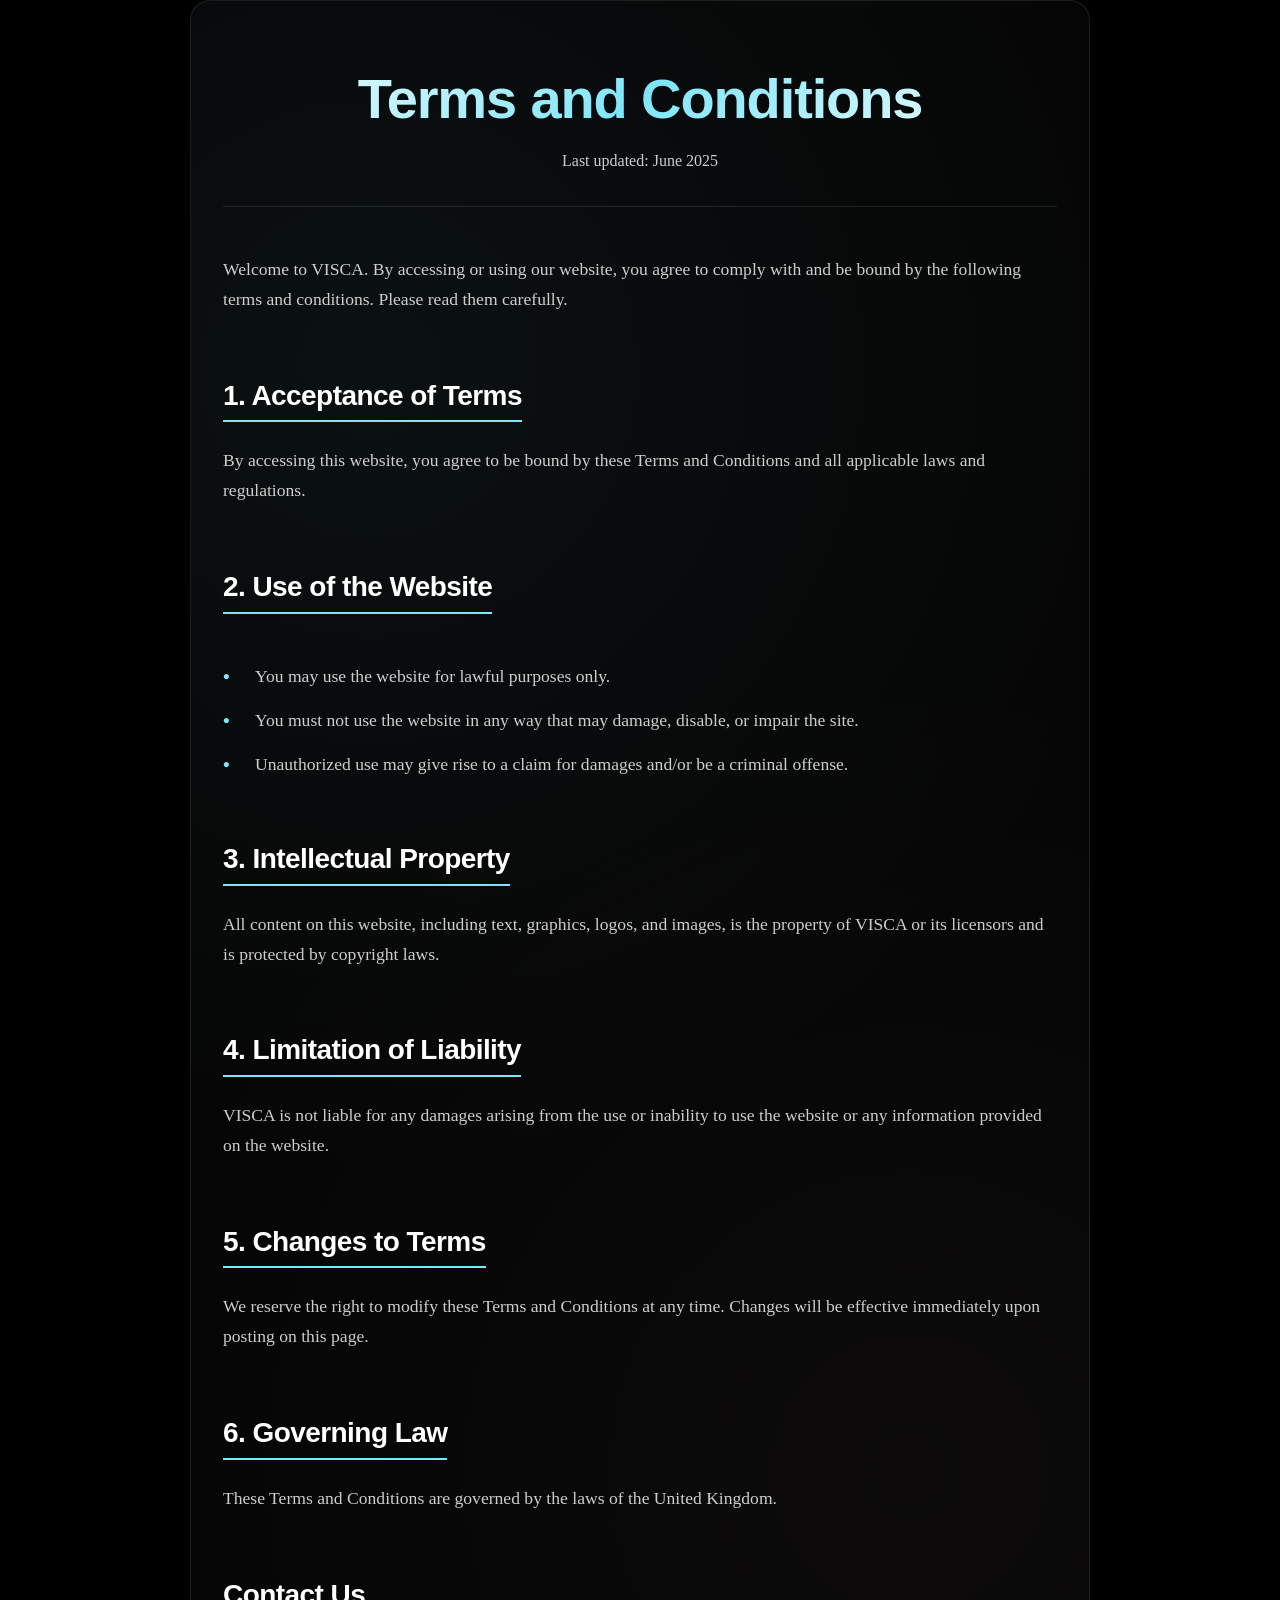
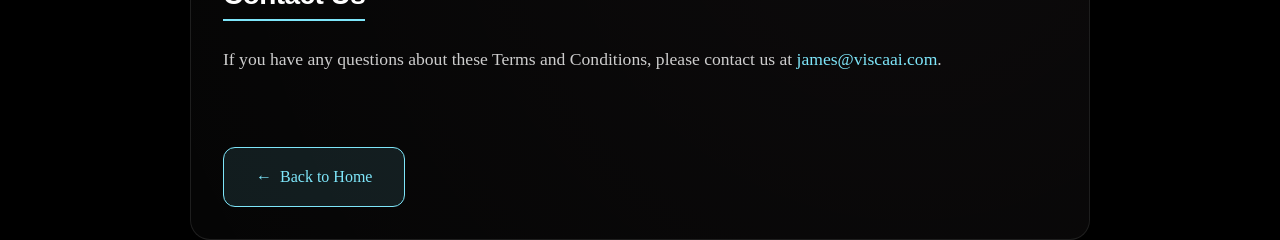
<file: privacy/terms.html>
<!DOCTYPE html>
<html lang="en">
<head>
  <meta charset="UTF-8">
  <meta name="viewport" content="width=device-width, initial-scale=1.0">
  <title>Terms and Conditions | VISCA</title>
  <meta name="description" content="VISCA Solutions Terms of Service - Terms and conditions for using our AI solutions and services.">
  <meta name="keywords" content="terms of service, terms and conditions, VISCA terms">
  <meta name="author" content="VISCA Solutions">
  
  <!-- Open Graph / Facebook -->
  <meta property="og:type" content="website">
  <meta property="og:url" content="https://viscaai.com/terms">
  <meta property="og:title" content="Terms of Service | VISCA Solutions">
  <meta property="og:description" content="VISCA Solutions Terms of Service - Terms and conditions for using our AI solutions and services.">
  <meta property="og:image" content="https://viscaai.com/images/visca_solutions_logo.webp">
  
  <link rel="stylesheet" href="../styles.css">
  <style>
    body { 
      background: var(--black); 
      color: var(--white); 
      font-family: var(--font-primary);
      line-height: 1.6;
    }
    
    .policy-header {
      text-align: center;
      margin-bottom: 3rem;
      padding: 2rem 0;
      border-bottom: 1px solid var(--border-subtle);
    }
    
    .policy-header h1 {
      font-size: clamp(2.5rem, 5vw, 3.5rem);
      font-weight: 700;
      margin-bottom: 1rem;
      background: linear-gradient(135deg, #ffffff 0%, #7ee6fa 50%, #ffffff 100%);
      -webkit-background-clip: text;
      -webkit-text-fill-color: transparent;
      background-clip: text;
    }
    
    .policy-header .last-updated {
      color: var(--text-secondary);
      font-size: 1rem;
      font-weight: 500;
    }
    
    .policy-container { 
      max-width: 900px; 
      margin: 0 auto; 
      padding: 2rem;
      background: rgba(255, 255, 255, 0.02);
      border: 1px solid var(--border-subtle);
      border-radius: 20px;
      position: relative;
      overflow: hidden;
    }
    
    .policy-container::before {
      content: '';
      position: absolute;
      top: 0;
      left: 0;
      right: 0;
      bottom: 0;
      background: 
        radial-gradient(circle at 20% 20%, rgba(126, 230, 250, 0.05) 0%, transparent 50%),
        radial-gradient(circle at 80% 80%, rgba(255, 183, 213, 0.03) 0%, transparent 50%);
      pointer-events: none;
    }
    
    .policy-content {
      position: relative;
      z-index: 2;
    }
    
    .policy-content h2 {
      color: var(--white);
      font-size: 1.75rem;
      font-weight: 600;
      margin: 2.5rem 0 1.5rem 0;
      padding-bottom: 0.5rem;
      border-bottom: 2px solid var(--opal-blue);
      display: inline-block;
    }
    
    .policy-content h3 {
      color: var(--white);
      font-size: 1.25rem;
      font-weight: 600;
      margin: 2rem 0 1rem 0;
    }
    
    .policy-content p {
      color: var(--text-secondary);
      font-size: 1.1rem;
      margin-bottom: 1.5rem;
      line-height: 1.7;
    }
    
    .policy-content ul {
      margin: 1.5rem 0;
      padding-left: 0;
      list-style: none;
    }
    
    .policy-content li {
      color: var(--text-secondary);
      font-size: 1.1rem;
      margin-bottom: 1rem;
      padding-left: 2rem;
      position: relative;
      line-height: 1.6;
    }
    
    .policy-content li::before {
      content: "•";
      color: var(--opal-blue);
      position: absolute;
      left: 0;
      font-weight: 700;
      font-size: 1.2rem;
    }
    
    .policy-content a { 
      color: var(--opal-blue);
      text-decoration: none;
      font-weight: 500;
      transition: all 0.3s ease;
    }
    
    .policy-content a:hover {
      color: var(--white);
      text-decoration: underline;
      text-underline-offset: 4px;
    }
    
    .back-link {
      display: inline-flex;
      align-items: center;
      gap: 0.5rem;
      margin-top: 3rem;
      padding: 1rem 2rem;
      background: rgba(126, 230, 250, 0.1);
      border: 1px solid var(--opal-blue);
      border-radius: 12px;
      color: var(--opal-blue);
      text-decoration: none;
      font-weight: 600;
      transition: all 0.3s ease;
    }
    
    .back-link:hover {
      background: var(--opal-blue);
      color: var(--black);
      transform: translateY(-2px);
      box-shadow: 0 8px 25px rgba(126, 230, 250, 0.3);
    }
    
    @media (max-width: 768px) {
      .policy-container {
        margin: 1rem;
        padding: 1.5rem;
        border-radius: 16px;
      }
      
      .policy-header {
        margin-bottom: 2rem;
        padding: 1rem 0;
      }
      
      .policy-content h2 {
        font-size: 1.5rem;
        margin: 2rem 0 1rem 0;
      }
      
      .policy-content p,
      .policy-content li {
        font-size: 1rem;
      }
    }
  </style>
  <link rel="icon" type="image/webp" href="../images/white_icon.WebP" />
</head>
<body>
  <div class="policy-container">
    <div class="policy-header">
      <h1>Terms and Conditions</h1>
      <p class="last-updated">Last updated: June 2025</p>
    </div>
    
    <div class="policy-content">
      <p>Welcome to VISCA. By accessing or using our website, you agree to comply with and be bound by the following terms and conditions. Please read them carefully.</p>
      
      <h2>1. Acceptance of Terms</h2>
      <p>By accessing this website, you agree to be bound by these Terms and Conditions and all applicable laws and regulations.</p>
      
      <h2>2. Use of the Website</h2>
      <ul>
        <li>You may use the website for lawful purposes only.</li>
        <li>You must not use the website in any way that may damage, disable, or impair the site.</li>
        <li>Unauthorized use may give rise to a claim for damages and/or be a criminal offense.</li>
      </ul>
      
      <h2>3. Intellectual Property</h2>
      <p>All content on this website, including text, graphics, logos, and images, is the property of VISCA or its licensors and is protected by copyright laws.</p>
      
      <h2>4. Limitation of Liability</h2>
      <p>VISCA is not liable for any damages arising from the use or inability to use the website or any information provided on the website.</p>
      
      <h2>5. Changes to Terms</h2>
      <p>We reserve the right to modify these Terms and Conditions at any time. Changes will be effective immediately upon posting on this page.</p>
      
      <h2>6. Governing Law</h2>
      <p>These Terms and Conditions are governed by the laws of the United Kingdom.</p>
      
      <h2>Contact Us</h2>
      <p>If you have any questions about these Terms and Conditions, please contact us at <a href="mailto:james@viscaai.com">james@viscaai.com</a>.</p>
      
      <a href="../index.html" class="back-link">
        <span>←</span> Back to Home
      </a>
    </div>
  </div>
</body>
</html>
</file>
<file: styles.css>
/* VISCA - Clean, Professional AI Solutions Website */

:root {
  --white: #ffffff;
  --black: #000000;
  --text-primary: #ffffff;
  --text-secondary: rgba(255, 255, 255, 0.8);
  --text-muted: rgba(255, 255, 255, 0.6);
  --opal-blue: #7ee6fa;
  --opal-pink: #ffb7d5;
  --opal-green: #b7ffd6;
  --opal-purple: #e0b7ff;
  --border-subtle: rgba(255, 255, 255, 0.1);
  --container-max: 1200px;
  --section-padding: 80px 0;
}

/* Reset and Base Styles */
* {
  margin: 0;
  padding: 0;
  box-sizing: border-box;
}

/* Loading States - Optimized */
img.loading {
  opacity: 0.3;
  transition: opacity 0.3s ease;
  filter: blur(2px);
}

img.loaded {
  opacity: 1;
  transition: opacity 0.3s ease;
  filter: none;
}

img.error {
  opacity: 0.5;
  filter: grayscale(100%);
}

/* Critical image optimization */
img {
  max-width: 100%;
  height: auto;
  image-rendering: -webkit-optimize-contrast;
  image-rendering: crisp-edges;
}

/* Button Loading States */
.btn-primary:disabled {
  opacity: 0.7;
  cursor: not-allowed;
  pointer-events: none;
}

.btn-primary.loading {
  position: relative;
  color: transparent;
}

.btn-primary.loading::after {
  content: '';
  position: absolute;
  top: 50%;
  left: 50%;
  width: 20px;
  height: 20px;
  margin: -10px 0 0 -10px;
  border: 2px solid transparent;
  border-top: 2px solid currentColor;
  border-radius: 50%;
  animation: spin 1s linear infinite;
}

@keyframes spin {
  0% { transform: rotate(0deg); }
  100% { transform: rotate(360deg); }
}

/* Shimmer/Wave Effect for All White Buttons */
.btn-primary {
  position: relative;
  display: inline-block;
  overflow: hidden;
}

.btn-primary::before {
  content: '';
  position: absolute;
  top: 0;
  left: -100%;
  width: 100%;
  height: 100%;
  background: linear-gradient(90deg, transparent, rgba(255, 255, 255, 0.2), transparent);
  transition: left 0.5s;
  z-index: 1;
}

.btn-primary:hover::before {
  left: 100%;
}

.btn-primary span {
  position: relative;
  z-index: 2;
}

html {
  scroll-behavior: smooth;
  font-size: 16px;
}

body {
  font-family: 'Inter', sans-serif;
  font-weight: 400;
  line-height: 1.6;
  color: var(--text-primary);
  background: var(--black);
  overflow-x: hidden;
  -webkit-font-smoothing: antialiased;
  -moz-osx-font-smoothing: grayscale;
}

/* Interactive Triangle Grid Background - Optimized */
.triangle-grid {
  position: fixed;
  top: 0;
  left: 0;
  width: 100vw;
  height: 100vh;
  z-index: -1;
  pointer-events: none;
  overflow: hidden;
  will-change: transform;
}

.triangle-grid::before {
  content: '';
  position: absolute;
  top: 0;
  left: 0;
  width: 100%;
  height: 100%;
  background: 
    linear-gradient(30deg, transparent 49%, rgba(255, 255, 255, 0.02) 50%, transparent 51%),
    linear-gradient(-30deg, transparent 49%, rgba(255, 255, 255, 0.02) 50%, transparent 51%);
  background-size: 90px 90px;
  transition: background 0.3s ease;
  mix-blend-mode: screen;
}

.triangle-grid:hover::before {
  background: 
    linear-gradient(30deg, transparent 49%, rgba(126, 230, 250, 0.15) 50%, transparent 51%),
    linear-gradient(-30deg, transparent 49%, rgba(255, 183, 213, 0.15) 50%, transparent 51%);
  background-size: 90px 90px;
}

/* Local hover effect for individual cards */
.impact-card:hover::after,
.service-card:hover::after {
  content: '';
  position: absolute;
  top: -20px;
  left: -20px;
  right: -20px;
  bottom: -20px;
  background: 
    radial-gradient(ellipse at center, rgba(126, 230, 250, 0.15) 0%, transparent 70%);
  pointer-events: none;
  z-index: -1;
  border-radius: 20px;
}

/* Interactive Triangle Elements */
.triangle-container {
  position: absolute;
  top: 0;
  left: 0;
  width: 100%;
  height: 100%;
  pointer-events: none;
}

.triangle {
  position: absolute;
  width: 0;
  height: 0;
  opacity: 0.04;
  transition: opacity 0.4s cubic-bezier(0.4, 0, 0.2, 1);
  pointer-events: none;
  mix-blend-mode: screen;
  will-change: opacity;
}

.triangle.up {
  border-left: 15px solid transparent;
  border-right: 15px solid transparent;
  border-bottom: 26px solid rgba(255, 255, 255, 0.015);
  transform: scale(0.5);
}

.triangle.down {
  border-left: 15px solid transparent;
  border-right: 15px solid transparent;
  border-top: 26px solid rgba(255, 255, 255, 0.015);
  transform: scale(0.5);
}


/* Subtle Background Gradient */
.bg-gradient {
  position: fixed;
  top: 0;
  left: 0;
  width: 100vw;
  height: 100vh;
  background: 
    radial-gradient(circle at 20% 20%, rgba(126, 230, 250, 0.08) 0%, transparent 50%),
    radial-gradient(circle at 80% 80%, rgba(255, 183, 213, 0.05) 0%, transparent 50%),
    radial-gradient(circle at 40% 60%, rgba(183, 255, 214, 0.03) 0%, transparent 50%);
  z-index: -2;
  pointer-events: none;
}

/* Container */
.container {
  max-width: var(--container-max);
  margin: 0 auto;
  padding: 0 20px;
}

/* Laptop optimizations */
@media (min-width: 1024px) {
  .container {
    padding: 0 32px;
  }
}

@media (min-width: 1440px) {
  .container {
    padding: 0 40px;
  }
}

/* Typography */
h1, h2, h3, h4, h5, h6 {
  font-family: 'Inter', sans-serif;
  font-weight: 600;
  line-height: 1.2;
  letter-spacing: -0.02em;
  color: var(--text-primary);
}

.highlight {
  color: var(--opal-blue);
  font-weight: 600;
}

.section-subtitle {
  font-size: 1.2rem;
  color: var(--text-secondary);
  margin-bottom: 3rem;
  text-align: center;
  max-width: 600px;
  margin-left: auto;
  margin-right: auto;
}

/* Laptop optimizations for section subtitles */
@media (min-width: 1024px) {
  .section-subtitle {
    font-size: 1.3rem;
    margin-bottom: 4rem;
    max-width: 700px;
  }
}

@media (min-width: 1440px) {
  .section-subtitle {
    font-size: 1.4rem;
    margin-bottom: 5rem;
    max-width: 800px;
  }
}

/* Buttons */
button {
  font-family: inherit;
  font-size: 1rem;
  font-weight: 600;
  border: none;
  border-radius: 8px;
  padding: 12px 24px;
  cursor: pointer;
  transition: all 0.3s ease;
  display: inline-flex;
  align-items: center;
  gap: 8px;
  text-decoration: none;
}

.btn-primary {
  background: var(--white);
  color: var(--black);
  border: 2px solid var(--white);
  padding: 16px 32px;
  font-size: 1.1rem;
  font-weight: 600;
  letter-spacing: 0.5px;
  text-transform: uppercase;
  border-radius: 12px;
}

.btn-primary:hover {
  background: transparent;
  color: var(--white);
  transform: translateY(-3px);
  box-shadow: 0 8px 25px rgba(255, 255, 255, 0.2);
}

.btn-secondary {
  background: transparent;
  color: var(--white);
  border: 2px solid var(--white);
}

.btn-secondary:hover {
  background: var(--white);
  color: var(--black);
  transform: translateY(-2px);
}

.arrow {
  font-size: 0.9em;
  transition: transform 0.3s ease;
}

button:hover .arrow {
  transform: translateX(2px);
}

/* Hero Section */
.hero {
  min-height: 100vh;
  display: flex;
  align-items: center;
  justify-content: center;
  text-align: center;
  position: relative;
  padding: var(--section-padding);
}

.hero-content {
  max-width: 800px;
  margin: 0 auto;
  padding: 0 20px;
}

.logo-hero {
  margin-bottom: 3rem;
}

.logo-img {
  width: 120px;
  height: 120px;
  object-fit: contain;
  filter: drop-shadow(0 8px 32px rgba(126, 230, 250, 0.4));
  transition: all 0.3s ease;
}

.logo-img:hover {
  transform: scale(1.05);
  filter: drop-shadow(0 12px 40px rgba(126, 230, 250, 0.6));
}

.hero-title {
  font-size: clamp(2.5rem, 5vw, 4rem);
  font-weight: 300;
  margin-bottom: 2.5rem;
  line-height: 1.2;
  background: linear-gradient(135deg, #ffffff 0%, #7ee6fa 50%, #ffffff 100%);
  -webkit-background-clip: text;
  -webkit-text-fill-color: transparent;
  background-clip: text;
  background-size: 200% 200%;
  animation: gradientShift 8s ease-in-out infinite;
}

@keyframes gradientShift {
  0%, 100% { background-position: 0% 50%; }
  50% { background-position: 100% 50%; }
}

.typing-text {
  color: var(--opal-blue);
  font-weight: 400;
}

.hero-subtext {
  font-size: 1.3rem;
  color: var(--text-secondary);
  margin-bottom: 3rem;
  max-width: 600px;
  margin-left: auto;
  margin-right: auto;
  line-height: 1.6;
}

/* Sections */
section {
  padding: var(--section-padding);
}

/* Laptop section padding optimizations */
@media (min-width: 1024px) {
  section {
    padding: 100px 0;
  }
}

@media (min-width: 1440px) {
  section {
    padding: 120px 0;
  }
}

section h2 {
  font-size: clamp(2rem, 4vw, 3rem);
  text-align: center;
  margin-bottom: 1rem;
}

/* Laptop typography optimizations */
@media (min-width: 1024px) {
  section h2 {
    font-size: 2.5rem;
    margin-bottom: 1.5rem;
  }
}

@media (min-width: 1440px) {
  section h2 {
    font-size: 3rem;
    margin-bottom: 2rem;
  }
}

/* Team section title - make it bigger */
.team-section h2 {
  font-size: clamp(2.5rem, 5vw, 4.5rem);
  margin-bottom: 2rem;
}

@media (min-width: 1024px) {
  .team-section h2 {
    font-size: 3.5rem;
    margin-bottom: 2.5rem;
  }
}

@media (min-width: 1440px) {
  .team-section h2 {
    font-size: 4.5rem;
    margin-bottom: 3rem;
  }
}

/* Journey section title with gradient effect */
.process-section h2 {
  background: linear-gradient(135deg, #ffffff 0%, #7ee6fa 50%, #ffffff 100%);
  -webkit-background-clip: text;
  -webkit-text-fill-color: transparent;
  background-clip: text;
  background-size: 200% 200%;
  animation: gradientShift 8s ease-in-out infinite;
}

/* Impact Section */
.impact-grid {
  display: grid;
  grid-template-columns: repeat(auto-fit, minmax(280px, 1fr));
  gap: 2rem;
  margin-top: 3rem;
}

/* Laptop optimizations for impact section */
@media (min-width: 1024px) {
  .impact-grid {
    grid-template-columns: repeat(3, 1fr);
    gap: 2.5rem;
    max-width: 1000px;
    margin-left: auto;
    margin-right: auto;
  }
}

@media (min-width: 1440px) {
  .impact-grid {
    gap: 3rem;
    max-width: 1200px;
  }
}

.impact-card {
  background: rgba(255, 255, 255, 0.05);
  border: 1px solid var(--border-subtle);
  border-radius: 16px;
  padding: 2rem;
  text-align: center;
  transition: all 0.3s ease;
  position: relative;
}

.impact-card:hover {
  transform: translateY(-4px);
  border-color: var(--opal-blue);
  box-shadow: 0 12px 48px rgba(126, 230, 250, 0.4);
}

.impact-value {
  font-size: 3rem;
  font-weight: 700;
  color: var(--opal-blue);
  margin-bottom: 0.5rem;
}

.impact-label {
  font-size: 1.1rem;
  font-weight: 600;
  margin-bottom: 1rem;
}

.impact-card p {
  color: var(--text-secondary);
  font-size: 0.95rem;
}

/* Services Section */
.services-grid {
  display: grid;
  grid-template-columns: 1fr;
  gap: 1.5rem;
  margin-top: 3rem;
}

/* Tablet: 2x2 grid */
@media (min-width: 768px) {
  .services-grid {
    grid-template-columns: repeat(2, 1fr);
    gap: 2rem;
  }
}

/* Desktop: 2x2 grid with better spacing */
@media (min-width: 1024px) {
  .services-grid {
    grid-template-columns: repeat(2, 1fr);
    gap: 2.5rem;
    max-width: 1000px;
    margin-left: auto;
    margin-right: auto;
  }
}

/* Large Desktop: Enhanced spacing */
@media (min-width: 1440px) {
  .services-grid {
    gap: 3rem;
    max-width: 1200px;
  }
}

.service-card {
  background: rgba(255, 255, 255, 0.05);
  border: 1px solid var(--border-subtle);
  border-radius: 16px;
  padding: 1.5rem;
  transition: all 0.3s ease;
  position: relative;
}

/* Responsive padding for service cards */
@media (min-width: 768px) {
  .service-card {
    padding: 2rem;
  }
}

@media (min-width: 1024px) {
  .service-card {
    padding: 2.25rem;
  }
}

@media (min-width: 1440px) {
  .service-card {
    padding: 2.5rem;
  }
}

.service-card:hover {
  transform: translateY(-4px);
  border-color: var(--opal-blue);
  box-shadow: 0 12px 48px rgba(126, 230, 250, 0.4);
}

.service-card h3 {
  font-size: 1.5rem;
  margin-bottom: 1rem;
  color: var(--white);
}

.service-card p {
  color: var(--text-secondary);
  margin-bottom: 1.5rem;
}

.service-card ul {
  list-style: none;
  margin-bottom: 1.5rem;
}

.service-card li {
  color: var(--text-secondary);
  margin-bottom: 0.5rem;
  padding-left: 1rem;
  position: relative;
}

.service-card li::before {
  content: "•";
  color: var(--opal-blue);
  position: absolute;
  left: 0;
}

.equation {
  font-size: 1.5rem;
  font-weight: 600;
  text-align: center;
  margin: 1.5rem 0;
  padding: 1rem;
  background: rgba(126, 230, 250, 0.1);
  border-radius: 8px;
}

.case-study-link {
  color: var(--opal-blue);
  text-decoration: none;
  font-weight: 600;
  transition: color 0.3s ease;
}

.case-study-link:hover {
  color: var(--white);
}

/* Automation Tags */
.automation-tags {
  display: flex;
  flex-wrap: wrap;
  gap: 0.5rem;
  margin-top: 1rem;
}

.automation-tags span {
  background: rgba(126, 230, 250, 0.1);
  border: 1px solid rgba(126, 230, 250, 0.3);
  border-radius: 6px;
  padding: 0.4rem 0.8rem;
  font-size: 0.85rem;
  color: var(--opal-blue);
  font-weight: 500;
  white-space: nowrap;
}

/* Process Section */
.process-steps {
  display: grid;
  grid-template-columns: repeat(auto-fit, minmax(300px, 1fr));
  gap: 2rem;
  margin-top: 3rem;
}

/* Laptop optimizations for process section */
@media (min-width: 1024px) {
  .process-steps {
    grid-template-columns: repeat(3, 1fr);
    gap: 2.5rem;
    max-width: 1000px;
    margin-left: auto;
    margin-right: auto;
  }
}

@media (min-width: 1440px) {
  .process-steps {
    gap: 3rem;
    max-width: 1200px;
  }
}

.process-step {
  text-align: center;
  padding: 2rem;
}

.step-number {
  width: 60px;
  height: 60px;
  background: var(--opal-blue);
  color: var(--black);
  border-radius: 50%;
  display: flex;
  align-items: center;
  justify-content: center;
  font-size: 1.5rem;
  font-weight: 700;
  margin: 0 auto 1.5rem;
}

.process-step h3 {
  font-size: 1.5rem;
  margin-bottom: 1rem;
}

.process-step p {
  color: var(--text-secondary);
  margin-bottom: 1.5rem;
}

.process-step ul {
  list-style: none;
  text-align: left;
}

.process-step li {
  color: var(--text-secondary);
  margin-bottom: 0.5rem;
  padding-left: 1rem;
  position: relative;
}

.process-step li::before {
  content: "•";
  color: var(--opal-blue);
  position: absolute;
  left: 0;
}

/* Team Section */
.team-section {
  text-align: center;
  background: rgba(255, 255, 255, 0.02);
  position: relative;
  overflow: hidden;
}

/* Enhanced background for team section */
.team-section::before {
  content: '';
  position: absolute;
  top: 0;
  left: 0;
  right: 0;
  bottom: 0;
  background: 
    radial-gradient(circle at 30% 20%, rgba(126, 230, 250, 0.08) 0%, transparent 50%),
    radial-gradient(circle at 70% 80%, rgba(255, 183, 213, 0.05) 0%, transparent 50%);
  pointer-events: none;
}

.team-section .container {
  position: relative;
  z-index: 2;
  padding: 4rem 20px;
  display: flex;
  flex-direction: column;
  align-items: center;
  gap: 0;
}

/* Laptop optimizations for team section */
@media (min-width: 1024px) {
  .team-section .container {
    padding: 5rem 20px;
    max-width: 800px;
  }
}

@media (min-width: 1440px) {
  .team-section .container {
    padding: 6rem 20px;
    max-width: 900px;
  }
}

.who-link {
  color: var(--opal-blue);
  text-decoration: underline;
  text-underline-offset: 4px;
  font-weight: 600;
  margin: 0;
  display: inline-block;
  transition: all 0.3s ease;
  font-size: 1.1rem;
  position: relative;
  padding: 1rem 0;
}

.who-link:hover {
  color: var(--white);
  transform: translateY(-2px);
}

/* Responsive who-link */
@media (min-width: 1024px) {
  .who-link {
    margin: 0;
    font-size: 1.2rem;
    padding: 1.25rem 0;
  }
}

@media (min-width: 1440px) {
  .who-link {
    margin: 0;
    font-size: 1.3rem;
    padding: 1.5rem 0;
  }
}

/* Enhanced button styling for team section */
.team-section .btn-primary {
  margin: 0;
  font-size: 1.1rem;
  padding: 18px 36px;
}

@media (min-width: 1024px) {
  .team-section .btn-primary {
    font-size: 1.2rem;
    padding: 20px 40px;
  }
}

@media (min-width: 1440px) {
  .team-section .btn-primary {
    font-size: 1.3rem;
    padding: 22px 44px;
  }
}

/* Why Choose Section */
.why-content {
  display: grid;
  grid-template-columns: 2fr 1fr;
  gap: 3rem;
  align-items: center;
}

/* Laptop optimizations for why choose section */
@media (min-width: 1024px) {
  .why-content {
    gap: 4rem;
    max-width: 1000px;
    margin-left: auto;
    margin-right: auto;
  }
}

@media (min-width: 1440px) {
  .why-content {
    gap: 5rem;
    max-width: 1200px;
  }
}

.why-text h2 {
  text-align: left;
  margin-bottom: 1.5rem;
}

.why-text p {
  color: var(--text-secondary);
  font-size: 1.1rem;
  line-height: 1.7;
}

.why-logo {
  text-align: center;
}

.why-logo .logo-img {
  width: 120px;
  height: 120px;
  filter: drop-shadow(0 8px 32px rgba(126, 230, 250, 0.3));
}

/* Pricing Section */
.pricing-cards {
  display: grid;
  grid-template-columns: repeat(auto-fit, minmax(300px, 1fr));
  gap: 2rem;
  margin-top: 3rem;
  max-width: 800px;
  margin-left: auto;
  margin-right: auto;
}

/* Laptop optimizations for pricing section */
@media (min-width: 1024px) {
  .pricing-cards {
    grid-template-columns: repeat(2, 1fr);
    gap: 2.5rem;
    max-width: 900px;
  }
}

@media (min-width: 1440px) {
  .pricing-cards {
    gap: 3rem;
    max-width: 1000px;
  }
}

.pricing-card {
  background: rgba(255, 255, 255, 0.05);
  border: 1px solid var(--border-subtle);
  border-radius: 16px;
  padding: 2rem;
  text-align: center;
  transition: all 0.3s ease;
}

.pricing-card.featured {
  border-color: var(--opal-blue);
  background: rgba(126, 230, 250, 0.1);
}

.pricing-card:hover {
  transform: translateY(-4px);
  box-shadow: 0 8px 32px rgba(126, 230, 250, 0.2);
}

.pricing-card h3 {
  font-size: 1.5rem;
  margin-bottom: 1rem;
}

.price {
  font-size: 2.5rem;
  font-weight: 700;
  color: var(--opal-blue);
  margin-bottom: 1.5rem;
}

.pricing-card ul {
  list-style: none;
  margin-bottom: 2rem;
  text-align: left;
}

.pricing-card li {
  color: var(--text-secondary);
  margin-bottom: 0.75rem;
  padding-left: 1.5rem;
  position: relative;
}

.pricing-card li::before {
  content: "✓";
  color: var(--opal-blue);
  position: absolute;
  left: 0;
  font-weight: 700;
}

/* Pricing section button styling */
.pricing-card {
  display: flex;
  flex-direction: column;
}

.pricing-card ul {
  flex-grow: 1;
}

.pricing-card .btn-primary {
  margin-top: auto;
  padding: 12px 24px;
  font-size: 0.95rem;
  text-transform: none;
  letter-spacing: 0;
  transition: all 0.3s ease;
  position: relative;
  display: inline-block;
  overflow: hidden;
}

.pricing-card .btn-primary::before {
  display: none; /* Disable shimmer for pricing buttons */
}

.pricing-card .btn-primary span {
  display: inline-block;
  transition: transform 0.3s ease;
  transform: translateX(-100px); /* Initial position: far left */
  position: relative;
  z-index: 2;
}

.pricing-card .btn-primary:hover span {
  transform: translateX(0); /* Moves to center on hover */
}

/* Mobile-specific pricing button positioning */
@media (max-width: 768px) {
  .pricing-card .btn-primary span {
    transform: translateX(-75px); /* Half the distance to the edge on mobile */
  }
}


/* FAQ Section */
.faq-list {
  max-width: 800px;
  margin: 3rem auto 0;
}

.faq-item {
  border-bottom: 1px solid var(--border-subtle);
  margin-bottom: 1rem;
}

.faq-question {
  width: 100%;
  background: none;
  border: none;
  color: var(--text-primary);
  text-align: left;
  font-size: 1.1rem;
  font-weight: 600;
  padding: 1rem 0;
  cursor: pointer;
  transition: color 0.3s ease;
}

.faq-question:hover {
  color: var(--opal-blue);
}

.faq-answer {
  max-height: 0;
  overflow: hidden;
  transition: max-height 0.3s ease;
  color: var(--text-secondary);
  padding: 0;
}

.faq-item.open .faq-answer {
  max-height: 200px;
  padding: 0.5rem 0 1rem 0;
}

/* Footer */
.footer {
  background: rgba(0, 0, 0, 0.8);
  padding: 3rem 0 1rem;
  margin-top: 4rem;
}

.footer-content {
  display: grid;
  grid-template-columns: 1fr 1fr;
  gap: 2rem;
  margin-bottom: 2rem;
}

.footer-title {
  font-size: 0.9rem;
  font-weight: 700;
  color: var(--text-primary);
  text-transform: uppercase;
  letter-spacing: 1px;
  margin-bottom: 1rem;
}

.footer-links {
  display: flex;
  flex-direction: column;
  gap: 0.75rem;
}

.footer-links a {
  color: var(--text-secondary);
  text-decoration: none;
  transition: color 0.3s ease;
  display: inline-flex;
  align-items: center;
  gap: 0.5rem;
}

.footer-links a:hover {
  color: var(--opal-blue);
}

.social-icons {
  display: flex;
  gap: 1rem;
}

.social-icons a {
  width: 40px;
  height: 40px;
  background: rgba(255, 255, 255, 0.1);
  border-radius: 50%;
  display: flex;
  align-items: center;
  justify-content: center;
  transition: all 0.3s ease;
}

.social-icons a:hover {
  background: var(--opal-blue);
  transform: translateY(-2px);
}

.footer-bottom {
  text-align: center;
  padding-top: 2rem;
  border-top: 1px solid var(--border-subtle);
  color: var(--text-muted);
  font-size: 0.9rem;
}

/* Responsive Design */
@media (max-width: 768px) {
  :root {
    --section-padding: 60px 0;
  }
  
  .container {
    padding: 0 16px;
  }
  
  .hero-title {
    font-size: 2.5rem;
    margin-bottom: 2rem;
    line-height: 1.3;
  }
  
  .hero-content {
    padding: 0 16px;
  }
  
  .logo-hero {
    margin-bottom: 2.5rem;
  }
  
  .hero-subtext {
    font-size: 1.1rem;
    margin-bottom: 2.5rem;
    line-height: 1.5;
  }
  
  .btn-primary {
    padding: 14px 28px;
    font-size: 1rem;
  }
  
  .impact-grid,
  .services-grid,
  .process-steps,
  .pricing-cards {
    grid-template-columns: 1fr;
    gap: 1.5rem;
  }
  
  .why-content {
    grid-template-columns: 1fr;
    text-align: center;
  }
  
  .why-text h2 {
    text-align: center;
  }
  
  .footer-content {
    grid-template-columns: 1fr;
    text-align: center;
  }
  
  .social-icons {
    justify-content: center;
  }
}

@media (max-width: 480px) {
  .hero-title {
    font-size: 2rem;
    margin-bottom: 1.5rem;
  }
  
  .logo-hero {
    margin-bottom: 2rem;
  }
  
  .hero-subtext {
    font-size: 1rem;
    margin-bottom: 2rem;
  }
  
  .btn-primary {
    padding: 12px 24px;
    font-size: 0.95rem;
  }
  
  .impact-value {
    font-size: 2.5rem;
  }
  
  .pricing-card,
  .service-card,
  .impact-card {
    padding: 1.5rem;
  }
}

/* Animations */
@keyframes fadeInUp {
  from {
    opacity: 0;
    transform: translateY(30px);
  }
  to {
    opacity: 1;
    transform: translateY(0);
  }
}

.fade-in {
  animation: fadeInUp 0.6s ease-out;
}

/* Focus States */
button:focus,
a:focus {
  outline: none;
}

/* Selection */
::selection {
  background: var(--opal-blue);
  color: var(--black);
}
</file>
